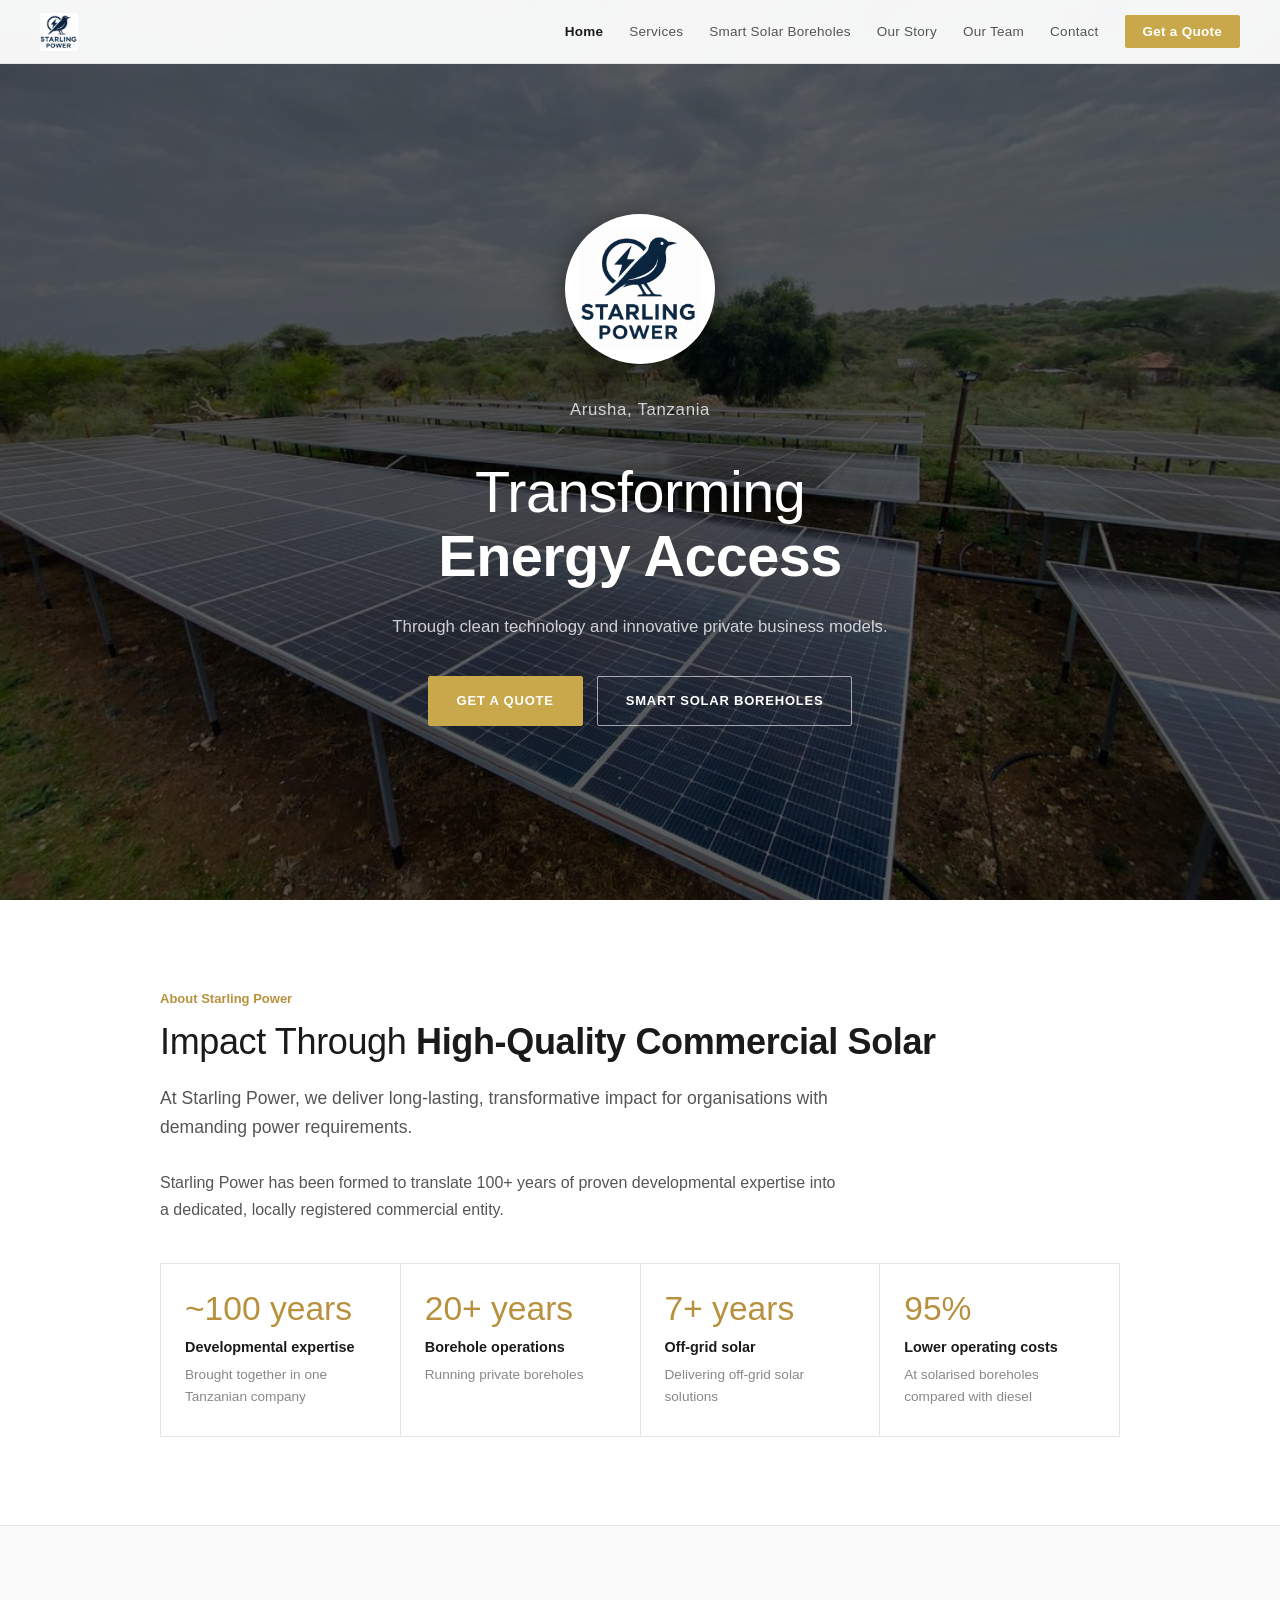
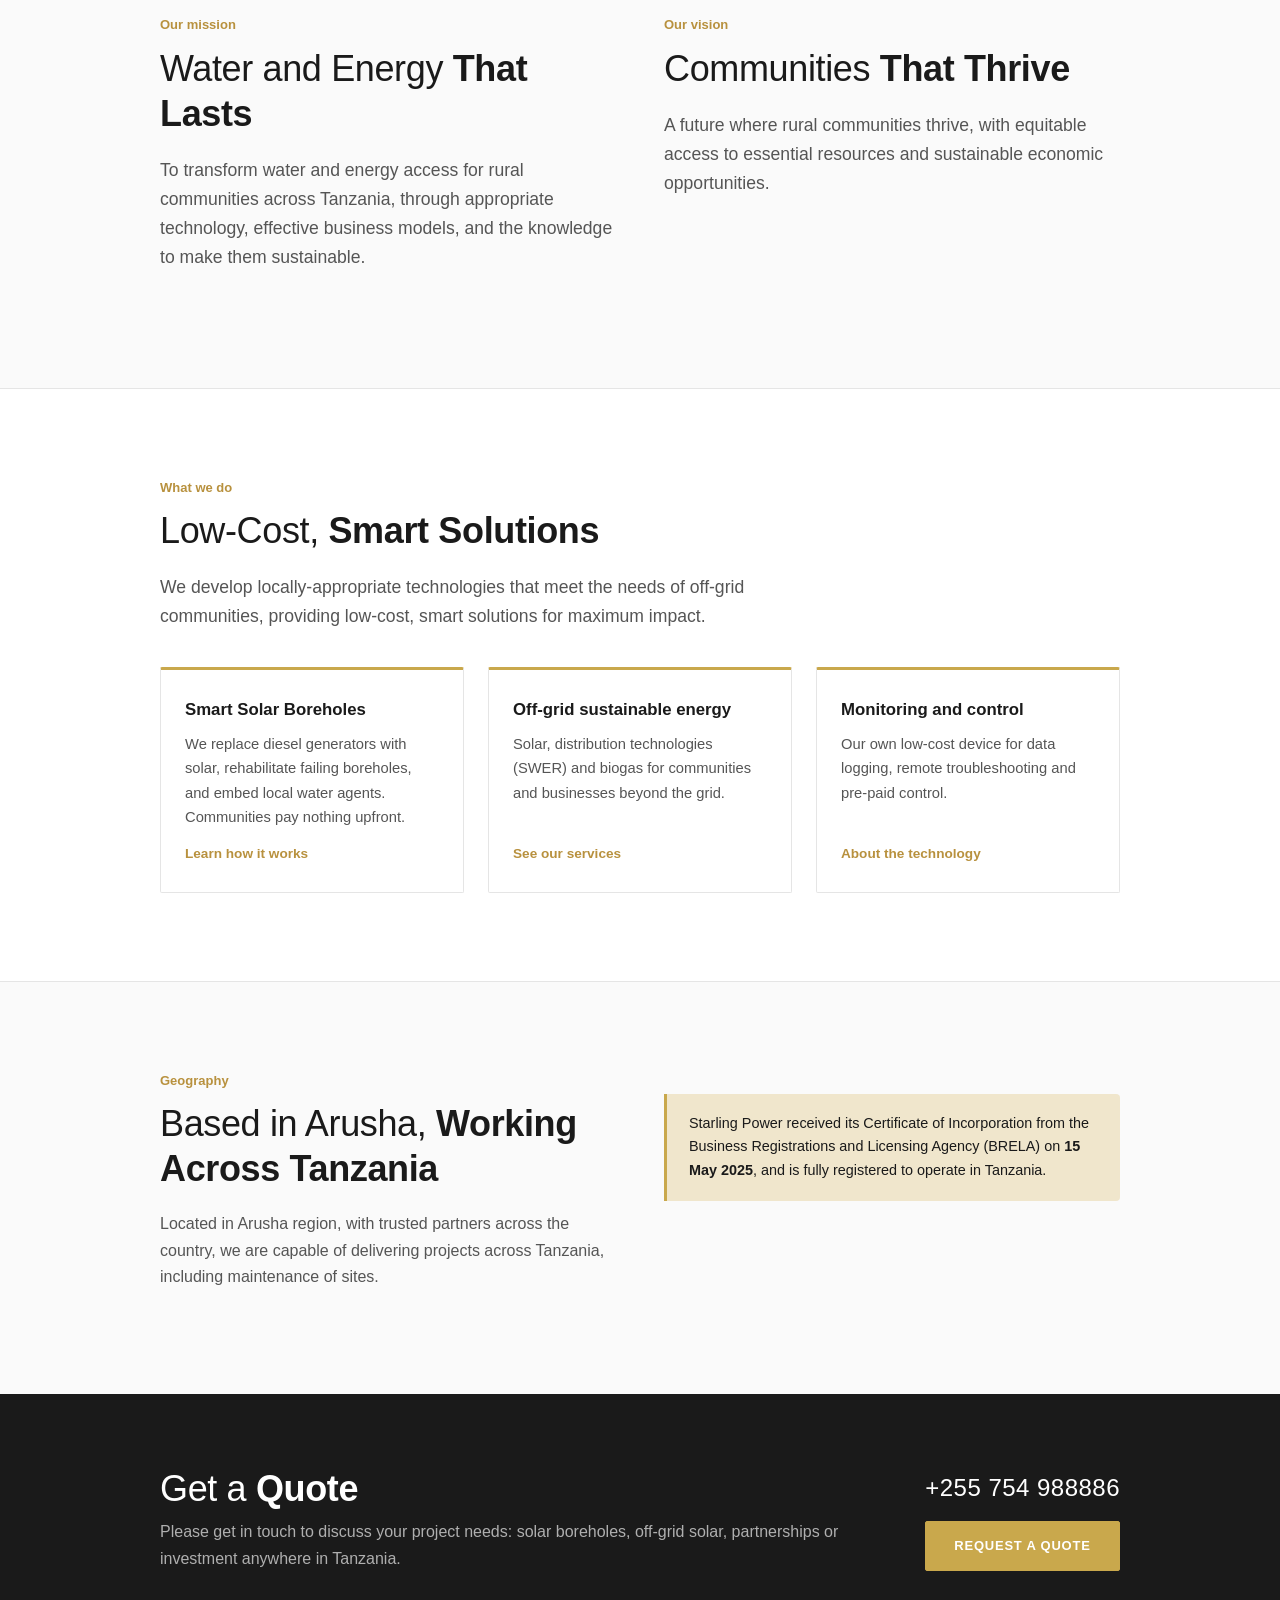
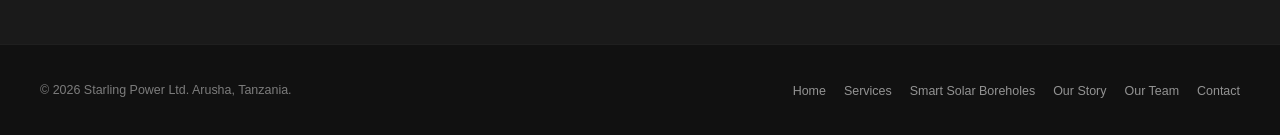
<file: index.html>
<!DOCTYPE html>
<html lang="en">
<head>
  <meta charset="utf-8">
  <meta name="viewport" content="width=device-width, initial-scale=1.0">
  <title>Starling Power Tanzania | Solar Boreholes and Off-Grid Energy, Arusha</title>
  <meta name="description" content="Starling Power is a Tanzanian company based in Arusha transforming water and energy access for rural communities, through solar boreholes, off-grid solar and low-cost monitoring technology.">
  <meta name="keywords" content="Starling Power, Starling Power Tanzania, solar borehole Tanzania, solar water pumping Tanzania, off-grid solar Tanzania, solar company Arusha, rural water access Tanzania, borehole monitoring">
  <meta name="robots" content="index, follow">
  <link rel="canonical" href="https://starlingpowertz.com/">
  <meta name="geo.region" content="TZ-01">
  <meta name="geo.placename" content="Arusha, Tanzania">
  <meta property="og:type" content="website">
  <meta property="og:site_name" content="Starling Power">
  <meta property="og:title" content="Starling Power Tanzania | Solar Boreholes and Off-Grid Energy, Arusha">
  <meta property="og:description" content="Starling Power is a Tanzanian company based in Arusha transforming water and energy access for rural communities, through solar boreholes, off-grid solar and low-cost monitoring technology.">
  <meta property="og:url" content="https://starlingpowertz.com/">
  <meta property="og:image" content="https://starlingpowertz.com/Solar%20panel.jpeg">
  <meta property="og:locale" content="en_GB">
  <meta name="twitter:card" content="summary_large_image">
  <link rel="icon" href="Starling Power logo.png" type="image/png">
  <link rel="stylesheet" href="styles.css">
  <script type="application/ld+json">
  {
    "@context": "https://schema.org",
    "@type": "LocalBusiness",
    "@id": "https://starlingpowertz.com/#business",
    "name": "Starling Power Ltd",
    "alternateName": ["Starling Power", "Starling Power Tanzania"],
    "description": "Tanzanian company based in Arusha transforming water and energy access for rural communities through solar boreholes, off-grid solar energy and low-cost monitoring and control technology.",
    "url": "https://starlingpowertz.com/",
    "logo": "https://starlingpowertz.com/Starling%20Power%20logo.png",
    "image": "https://starlingpowertz.com/Solar%20panel.jpeg",
    "telephone": "+255754988886",
    "email": "sales@starlingpowertz.com",
    "foundingDate": "2025-05-15",
    "address": { "@type": "PostalAddress", "addressLocality": "Arusha", "addressRegion": "Arusha", "addressCountry": "TZ" },
    "areaServed": { "@type": "Country", "name": "Tanzania" },
    "founder": [
      { "@type": "Person", "name": "Dr Bernie Jones", "jobTitle": "Co-founder and Managing Director" },
      { "@type": "Person", "name": "Osidai Saning'o", "jobTitle": "Co-founder and Managing Director" }
    ],
    "knowsAbout": ["Solar boreholes", "Solar water pumping", "Off-grid solar energy", "Biogas", "Remote monitoring and control", "Business model development", "Impact evaluation"],
    "hasOfferCatalog": {
      "@type": "OfferCatalog",
      "name": "Water and energy access services",
      "itemListElement": [
        { "@type": "Offer", "itemOffered": { "@type": "Service", "name": "Smart Solar Boreholes" } },
        { "@type": "Offer", "itemOffered": { "@type": "Service", "name": "Off-grid sustainable energy" } },
        { "@type": "Offer", "itemOffered": { "@type": "Service", "name": "Borehole monitoring and control technology" } },
        { "@type": "Offer", "itemOffered": { "@type": "Service", "name": "Business model development" } },
        { "@type": "Offer", "itemOffered": { "@type": "Service", "name": "Impact evaluation" } },
        { "@type": "Offer", "itemOffered": { "@type": "Service", "name": "Community training and capacity building" } }
      ]
    }
  }
  </script>
</head>
<body>

<header>
  <nav aria-label="Main navigation">
    <a href="index.html" class="nav-brand" aria-label="Starling Power home">
      <img src="Starling Power logo.png" alt="Starling Power logo">
    </a>
    <button class="nav-toggle" aria-label="Open menu" aria-expanded="false" aria-controls="nav-links">
      <span></span><span></span><span></span>
    </button>
    <ul class="nav-links" id="nav-links">
      <li><a href="index.html" aria-current="page">Home</a></li>
      <li><a href="services.html">Services</a></li>
      <li><a href="solar-boreholes.html">Smart Solar Boreholes</a></li>
      <li><a href="our-story.html">Our Story</a></li>
      <li><a href="team.html">Our Team</a></li>
      <li><a href="contact.html">Contact</a></li>
      <li><a href="contact.html" class="nav-quote">Get a Quote</a></li>
    </ul>
  </nav>
</header>

<main>

  <!-- ── HERO ── -->
  <section class="hero" aria-label="Introduction">
    <div class="hero-bg" role="img" aria-label="Solar panels installed by Starling Power in Tanzania"></div>
    <div class="hero-content">
      <div class="hero-logo-wrap">
        <img src="Starling Power logo.png" alt="Starling Power" class="hero-logo">
      </div>
      <p class="hero-place">Arusha, Tanzania</p>
      <h1>Transforming <span class="line-strong">Energy Access</span></h1>
      <p>Through clean technology and innovative private business models.</p>
      <div class="hero-ctas">
        <a href="contact.html" class="btn">Get a Quote</a>
        <a href="solar-boreholes.html" class="btn btn-ghost">Smart Solar Boreholes</a>
      </div>
    </div>
  </section>

  <!-- ── ABOUT ── -->
  <section id="about">
    <div class="container">
      <p class="section-label">About Starling Power</p>
      <h2>Impact Through <strong>High-Quality Commercial Solar</strong></h2>
      <p class="lead">At Starling Power, we deliver long-lasting, transformative impact for organisations with demanding power requirements.</p>
      <p>Starling Power has been formed to translate 100+ years of proven developmental expertise into a dedicated, locally registered commercial entity.</p>

      <div class="stats">
        <div class="stat">
          <div class="number">~100 years</div>
          <div class="label">Developmental expertise</div>
          <p>Brought together in one Tanzanian company</p>
        </div>
        <div class="stat">
          <div class="number">20+ years</div>
          <div class="label">Borehole operations</div>
          <p>Running private boreholes</p>
        </div>
        <div class="stat">
          <div class="number">7+ years</div>
          <div class="label">Off-grid solar</div>
          <p>Delivering off-grid solar solutions </p>
        </div>
        <div class="stat">
          <div class="number">95%</div>
          <div class="label">Lower operating costs</div>
          <p>At solarised boreholes compared with diesel</p>
        </div>
      </div>
    </div>
  </section>

  <hr class="divider">

  <!-- ── MISSION AND VISION ── -->
  <section id="mission" class="tint">
    <div class="container two-col">
      <div>
        <p class="section-label">Our mission</p>
        <h2>Water and Energy <strong>That Lasts</strong></h2>
        <p class="lead">To transform water and energy access for rural communities across Tanzania, through appropriate technology, effective business models, and the knowledge to make them sustainable.</p>
      </div>
      <div>
        <p class="section-label">Our vision</p>
        <h2>Communities <strong>That Thrive</strong></h2>
        <p class="lead">A future where rural communities thrive, with equitable access to essential resources and sustainable economic opportunities.</p>
      </div>
    </div>
  </section>

  <hr class="divider">

  <!-- ── WHAT WE DO ── -->
  <section id="what-we-do">
    <div class="container">
      <p class="section-label">What we do</p>
      <h2>Low-Cost, <strong>Smart Solutions</strong></h2>
      <p class="lead">We develop locally-appropriate technologies that meet the needs of off-grid communities, providing low-cost, smart solutions for maximum impact.</p>
      <div class="grid-3">
        <div class="card">
          <h3>Smart Solar Boreholes</h3>
          <p>We replace diesel generators with solar, rehabilitate failing boreholes, and embed local water agents. Communities pay nothing upfront.</p>
          <a href="solar-boreholes.html" class="text-link">Learn how it works</a>
        </div>
        <div class="card">
          <h3>Off-grid sustainable energy</h3>
          <p>Solar, distribution technologies (SWER) and biogas for communities and businesses beyond the grid.</p>
          <a href="services.html" class="text-link">See our services</a>
        </div>
        <div class="card">
          <h3>Monitoring and control</h3>
          <p>Our own low-cost device for data logging, remote troubleshooting and pre-paid control.</p>
          <a href="solar-boreholes.html#monitoring" class="text-link">About the technology</a>
        </div>
      </div>
    </div>
  </section>

  <hr class="divider">

  <!-- ── GEOGRAPHY ── -->
  <section id="geography" class="tint">
    <div class="container two-col">
      <div>
        <p class="section-label">Geography</p>
        <h2>Based in Arusha, <strong>Working Across Tanzania</strong></h2>
        <p>Located in Arusha region, with trusted partners across the country, we are capable of delivering projects across Tanzania, including maintenance of sites.</p>
      </div>
      <div>
        <div class="legal-block">
          <p>Starling Power received its Certificate of Incorporation from the Business Registrations and Licensing Agency (BRELA) on <strong>15 May 2025</strong>, and is fully registered to operate in Tanzania.</p>
        </div>
      </div>
    </div>
  </section>

  <!-- ── QUOTE BAND ── -->
  <section class="contact">
    <div class="container">
      <div>
        <h2>Get a <strong>Quote</strong></h2>
        <p>Please get in touch to discuss your project needs: solar boreholes, off-grid solar, partnerships or investment anywhere in Tanzania.</p>
      </div>
      <div class="contact-actions">
        <a href="tel:+255754988886" class="contact-phone">+255 754 988886</a>
        <a href="contact.html" class="btn">Request a Quote</a>
      </div>
    </div>
  </section>

</main>

<footer>
  <span class="footer-note">&copy; 2026 Starling Power Ltd. Arusha, Tanzania.</span>
  <ul class="footer-links">
    <li><a href="index.html">Home</a></li>
    <li><a href="services.html">Services</a></li>
    <li><a href="solar-boreholes.html">Smart Solar Boreholes</a></li>
    <li><a href="our-story.html">Our Story</a></li>
    <li><a href="team.html">Our Team</a></li>
    <li><a href="contact.html">Contact</a></li>
  </ul>
</footer>

<script>
  // Mobile menu toggle
  (function () {
    var btn = document.querySelector('.nav-toggle');
    var links = document.getElementById('nav-links');
    btn.addEventListener('click', function () {
      var open = links.classList.toggle('open');
      btn.setAttribute('aria-expanded', open ? 'true' : 'false');
    });
  })();
</script>

</body>
</html>
</file>
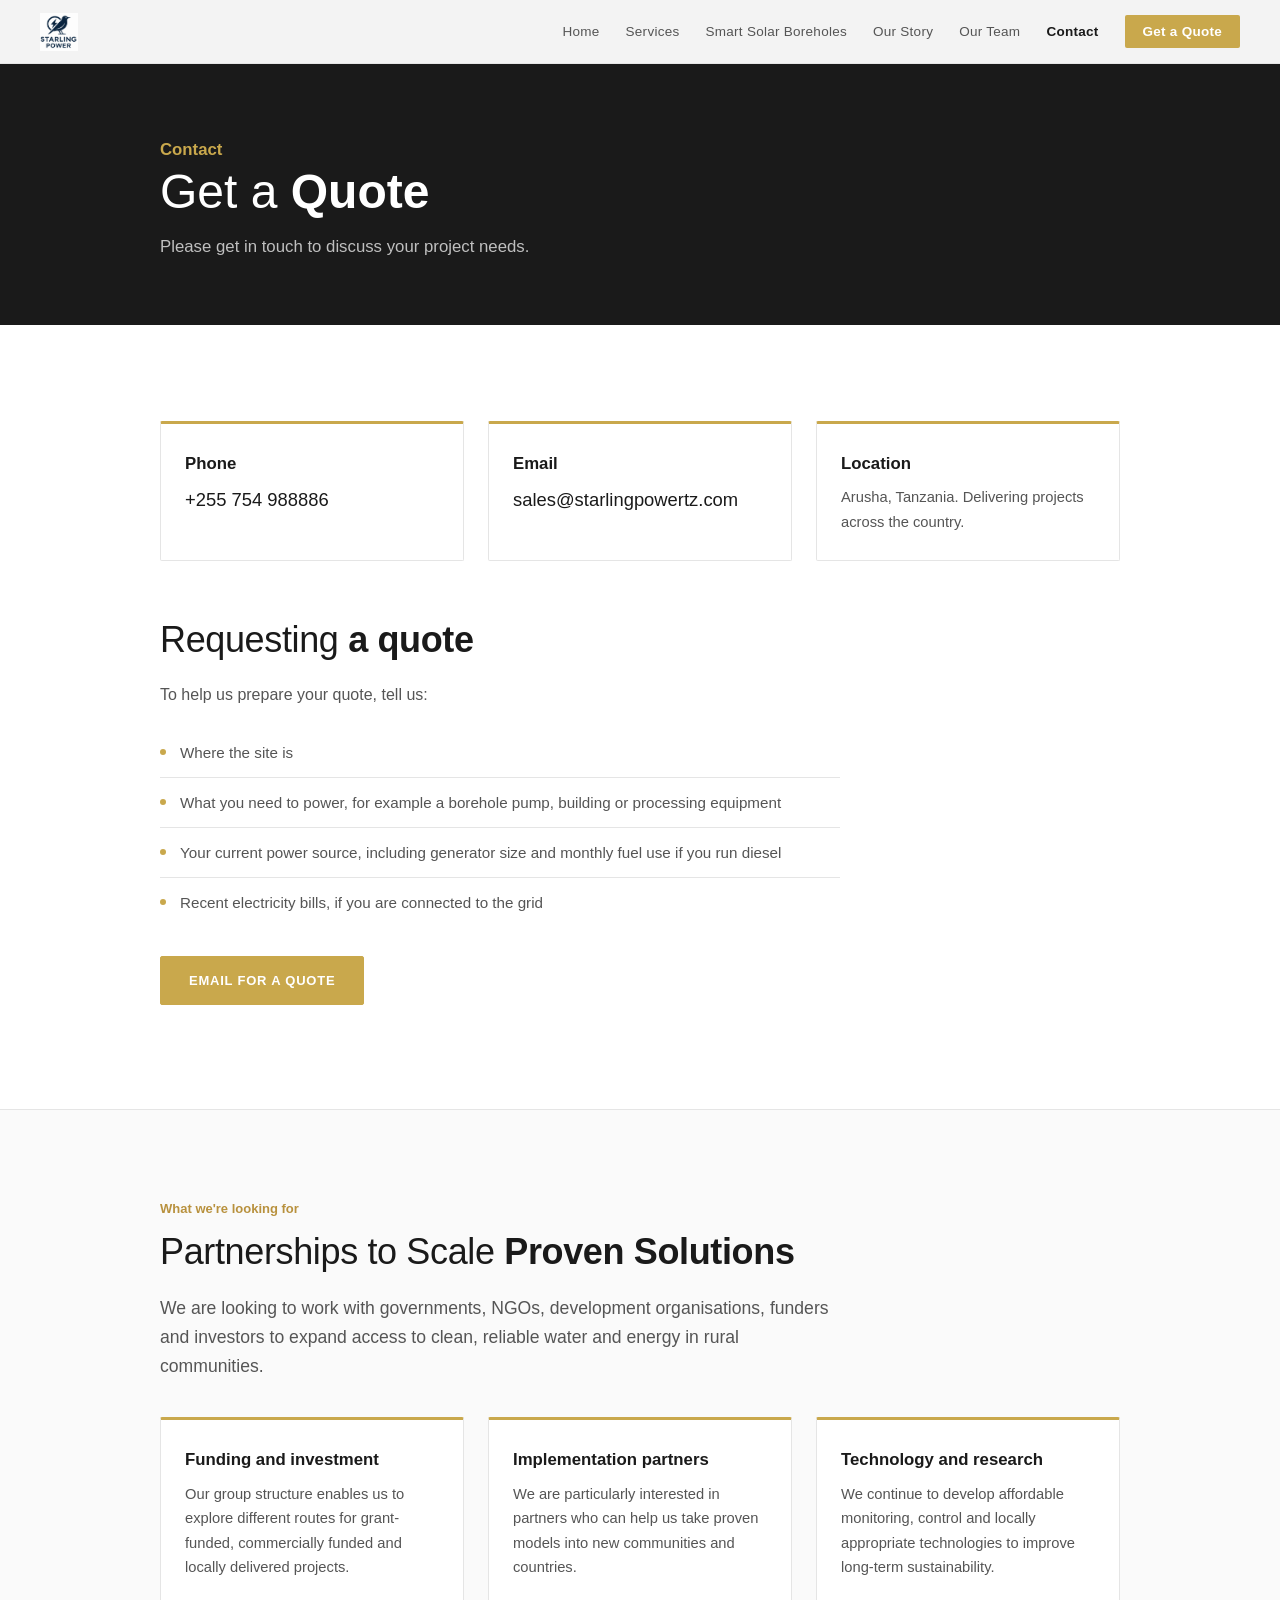
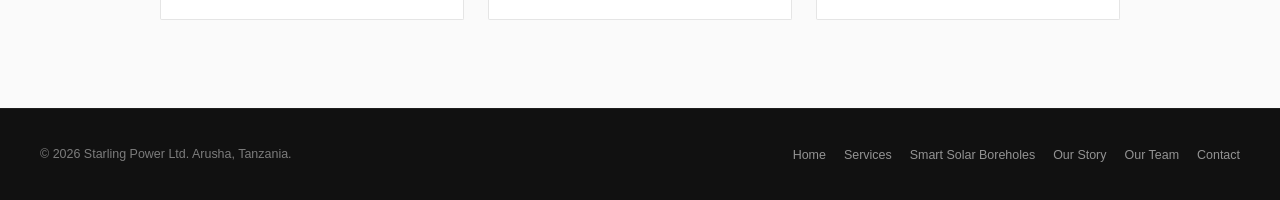
<file: contact.html>
<!DOCTYPE html>
<html lang="en">
<head>
  <meta charset="utf-8">
  <meta name="viewport" content="width=device-width, initial-scale=1.0">
  <title>Contact Starling Power | Get a Quote in Tanzania</title>
  <meta name="description" content="Contact Starling Power in Arusha about solar boreholes, off-grid solar, partnerships or investment in Tanzania. Call +255 754 988886.">
  <meta name="robots" content="index, follow">
  <link rel="canonical" href="https://starlingpowertz.com/contact.html">
  <meta name="geo.region" content="TZ-01">
  <meta name="geo.placename" content="Arusha, Tanzania">
  <meta property="og:type" content="website">
  <meta property="og:site_name" content="Starling Power">
  <meta property="og:title" content="Contact Starling Power | Get a Quote in Tanzania">
  <meta property="og:description" content="Contact Starling Power in Arusha about solar boreholes, off-grid solar, partnerships or investment in Tanzania. Call +255 754 988886.">
  <meta property="og:url" content="https://starlingpowertz.com/contact.html">
  <meta property="og:image" content="https://starlingpowertz.com/Solar%20panel.jpeg">
  <meta property="og:locale" content="en_GB">
  <meta name="twitter:card" content="summary_large_image">
  <link rel="icon" href="Starling Power logo.png" type="image/png">
  <link rel="stylesheet" href="styles.css">
</head>
<body>

<header>
  <nav aria-label="Main navigation">
    <a href="index.html" class="nav-brand" aria-label="Starling Power home">
      <img src="Starling Power logo.png" alt="Starling Power logo">
    </a>
    <button class="nav-toggle" aria-label="Open menu" aria-expanded="false" aria-controls="nav-links">
      <span></span><span></span><span></span>
    </button>
    <ul class="nav-links" id="nav-links">
      <li><a href="index.html">Home</a></li>
      <li><a href="services.html">Services</a></li>
      <li><a href="solar-boreholes.html">Smart Solar Boreholes</a></li>
      <li><a href="our-story.html">Our Story</a></li>
      <li><a href="team.html">Our Team</a></li>
      <li><a href="contact.html" aria-current="page">Contact</a></li>
      <li><a href="contact.html" class="nav-quote">Get a Quote</a></li>
    </ul>
  </nav>
</header>

<main>

  <section class="page-intro">
    <div class="container">
      <p class="section-label">Contact</p>
      <h1>Get a <strong>Quote</strong></h1>
      <p>Please get in touch to discuss your project needs.</p>
    </div>
  </section>

  <section>
    <div class="container">
      <div class="contact-details">
        <div class="card">
          <h3>Phone</h3>
          <a href="tel:+255754988886">+255 754 988886</a>
        </div>
        <div class="card">
          <h3>Email</h3>
          <a href="mailto:sales@starlingpowertz.com?subject=Enquiry%20for%20Starling%20Power">sales@starlingpowertz.com</a>
        </div>
        <div class="card">
          <h3>Location</h3>
          <p style="margin:0;">Arusha, Tanzania. Delivering projects across the country.</p>
        </div>
      </div>

      <h2 style="margin-top:56px;">Requesting <strong>a quote</strong></h2>
      <p>To help us prepare your quote, tell us:</p>
      <ul class="bullet-list">
        <li>Where the site is</li>
        <li>What you need to power, for example a borehole pump, building or processing equipment</li>
        <li>Your current power source, including generator size and monthly fuel use if you run diesel</li>
        <li>Recent electricity bills, if you are connected to the grid</li>
      </ul>
      <p style="margin-top:28px;"><a href="mailto:sales@starlingpowertz.com?subject=Solar%20quote%20request" class="btn" style="color:#fff;text-decoration:none;">Email for a Quote</a></p>
    </div>
  </section>

  <hr class="divider">

  <section id="work-with-us" class="tint">
    <div class="container">
      <p class="section-label">What we're looking for</p>
      <h2>Partnerships to Scale <strong>Proven Solutions</strong></h2>
      <p class="lead">We are looking to work with governments, NGOs, development organisations, funders and investors to expand access to clean, reliable water and energy in rural communities.</p>
      <div class="grid-3">
        <div class="card">
          <h3>Funding and investment</h3>
          <p>Our group structure enables us to explore different routes for grant-funded, commercially funded and locally delivered projects.</p>
        </div>
        <div class="card">
          <h3>Implementation partners</h3>
          <p>We are particularly interested in partners who can help us take proven models into new communities and countries.</p>
        </div>
        <div class="card">
          <h3>Technology and research</h3>
          <p>We continue to develop affordable monitoring, control and locally appropriate technologies to improve long-term sustainability.</p>
        </div>
      </div>
    </div>
  </section>

</main>

<footer>
  <span class="footer-note">&copy; 2026 Starling Power Ltd. Arusha, Tanzania.</span>
  <ul class="footer-links">
    <li><a href="index.html">Home</a></li>
    <li><a href="services.html">Services</a></li>
    <li><a href="solar-boreholes.html">Smart Solar Boreholes</a></li>
    <li><a href="our-story.html">Our Story</a></li>
    <li><a href="team.html">Our Team</a></li>
    <li><a href="contact.html">Contact</a></li>
  </ul>
</footer>

<script>
  // Mobile menu toggle
  (function () {
    var btn = document.querySelector('.nav-toggle');
    var links = document.getElementById('nav-links');
    btn.addEventListener('click', function () {
      var open = links.classList.toggle('open');
      btn.setAttribute('aria-expanded', open ? 'true' : 'false');
    });
  })();
</script>

</body>
</html>
</file>
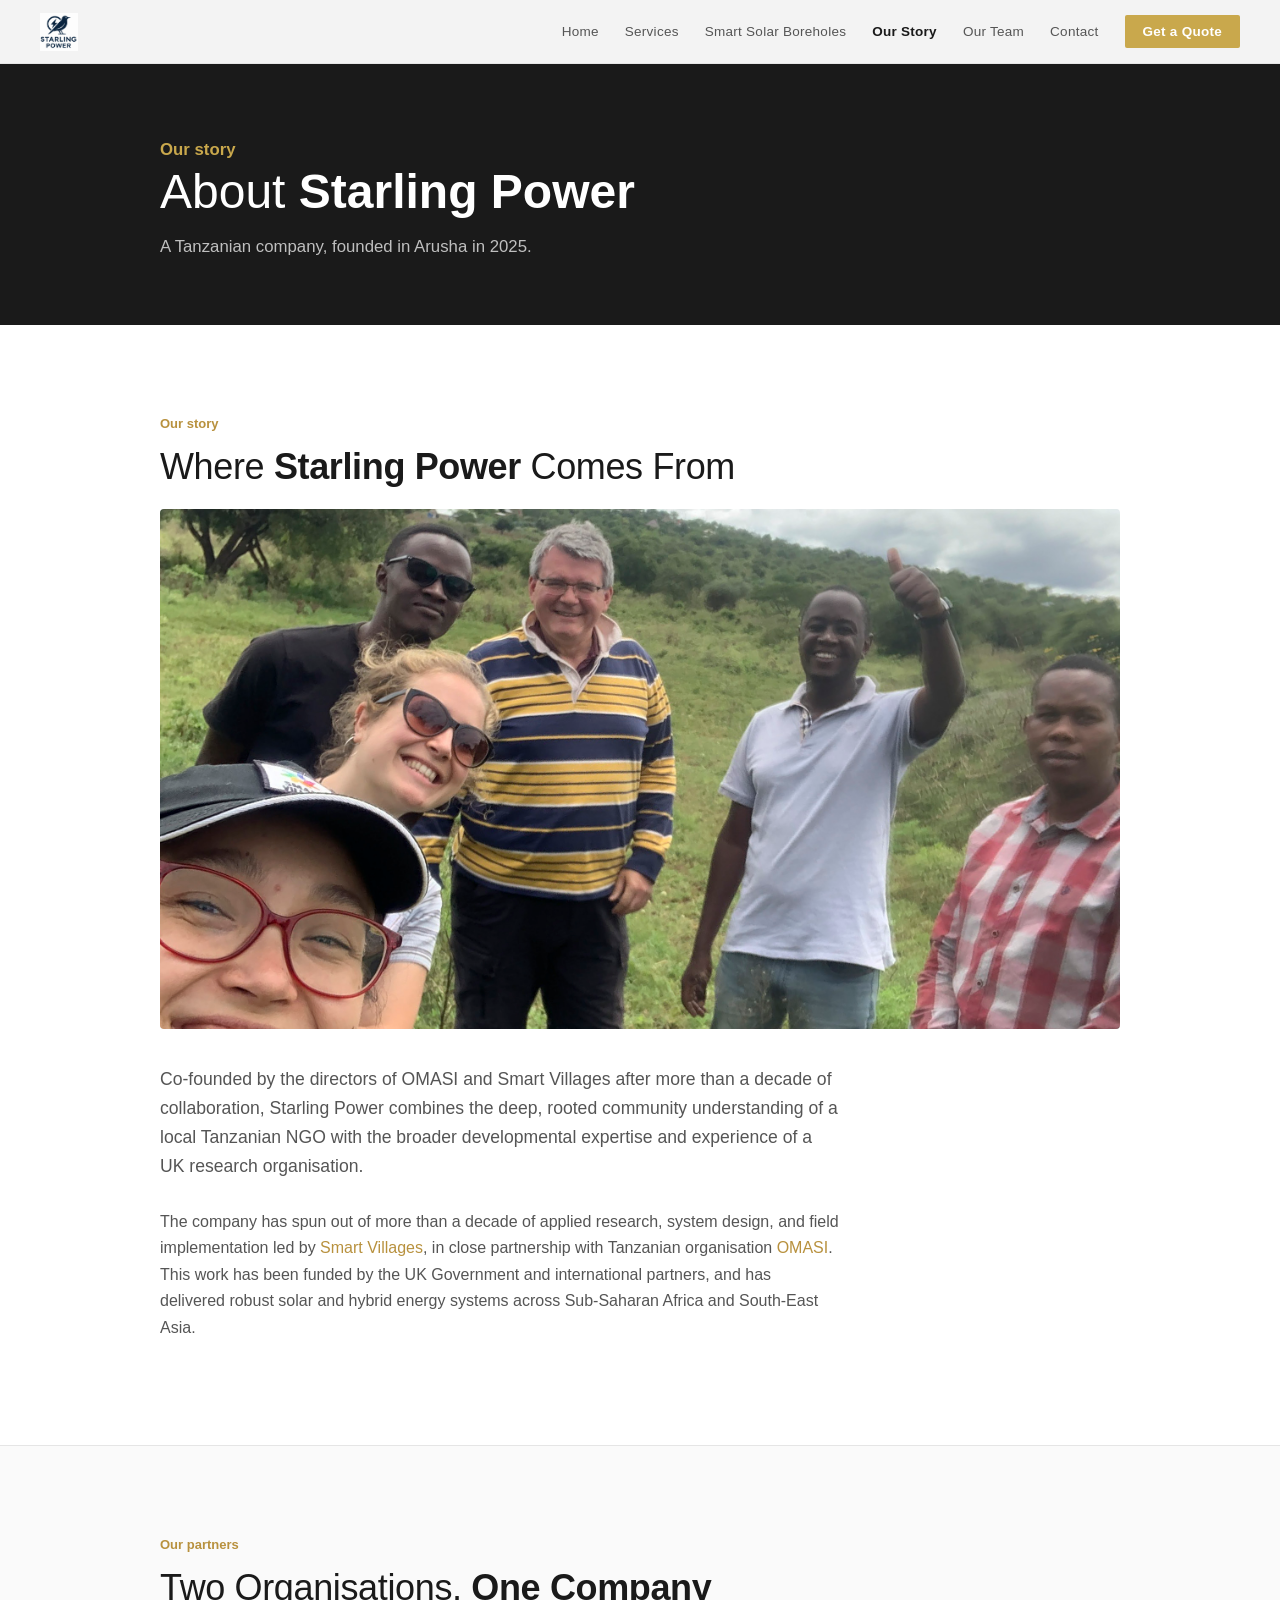
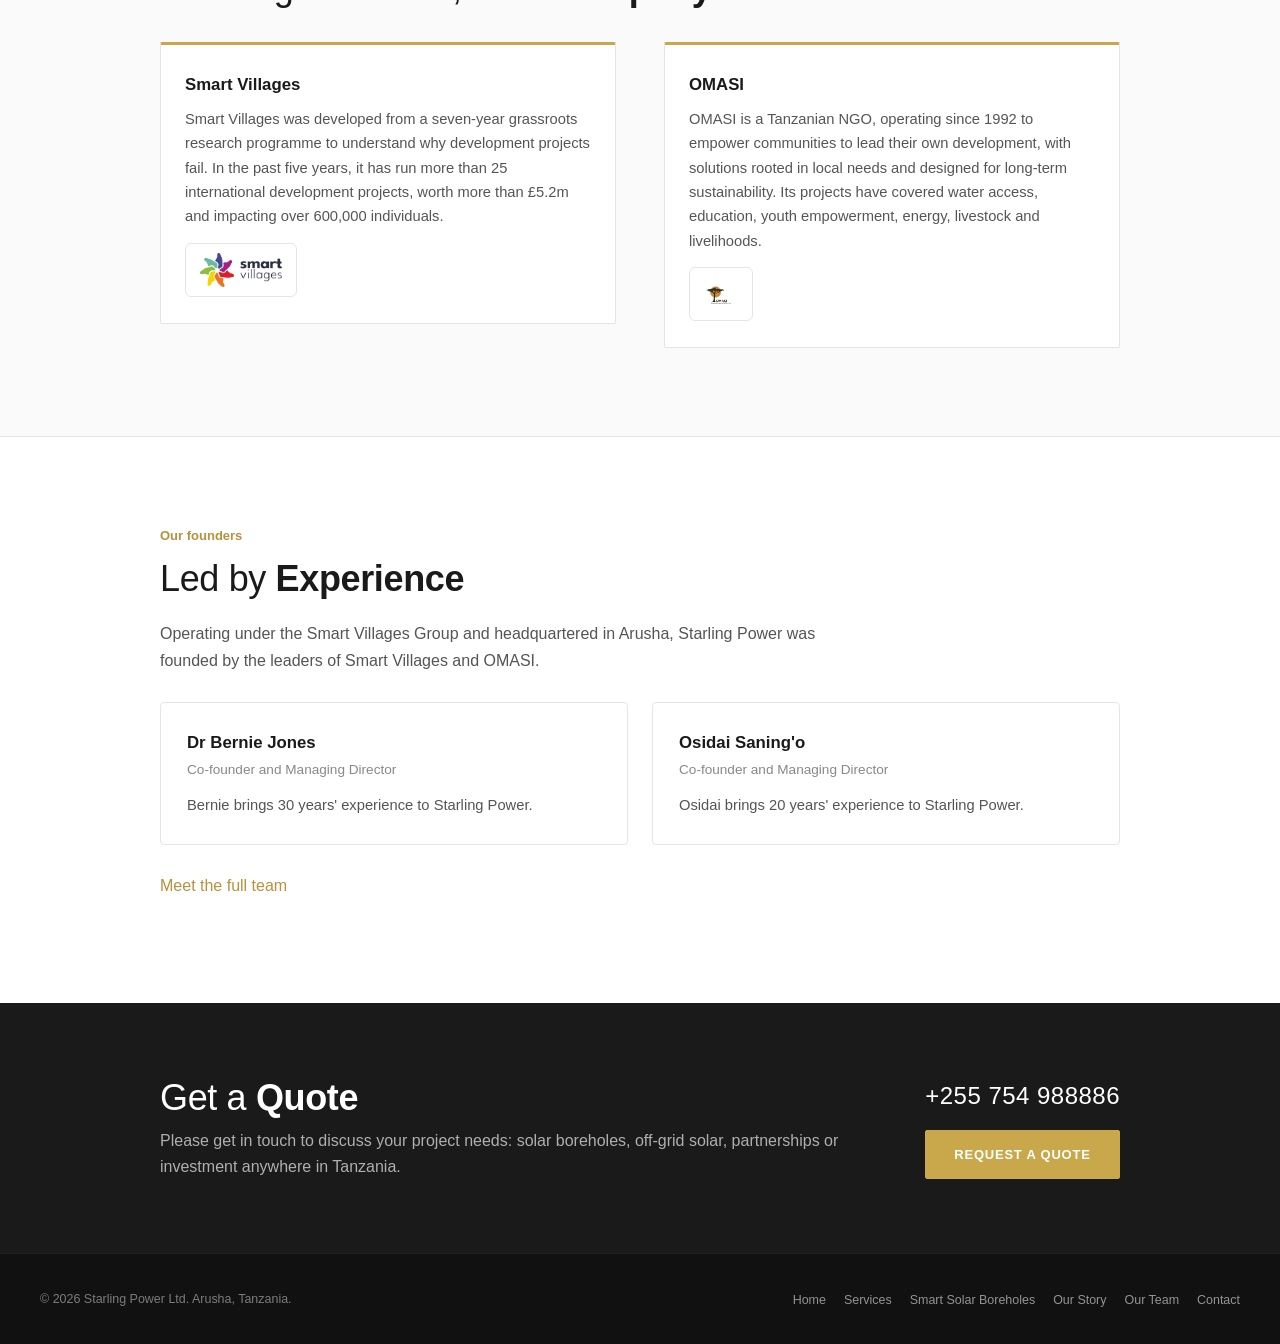
<file: our-story.html>
<!DOCTYPE html>
<html lang="en">
<head>
  <meta charset="utf-8">
  <meta name="viewport" content="width=device-width, initial-scale=1.0">
  <title>Our Story | Starling Power Tanzania</title>
  <meta name="description" content="How Starling Power was co-founded by the directors of OMASI and Smart Villages after more than a decade of collaboration in Tanzania.">
  <meta name="robots" content="index, follow">
  <link rel="canonical" href="https://starlingpowertz.com/our-story.html">
  <meta name="geo.region" content="TZ-01">
  <meta name="geo.placename" content="Arusha, Tanzania">
  <meta property="og:type" content="website">
  <meta property="og:site_name" content="Starling Power">
  <meta property="og:title" content="Our Story | Starling Power Tanzania">
  <meta property="og:description" content="How Starling Power was co-founded by the directors of OMASI and Smart Villages after more than a decade of collaboration in Tanzania.">
  <meta property="og:url" content="https://starlingpowertz.com/our-story.html">
  <meta property="og:image" content="https://starlingpowertz.com/Solar%20panel.jpeg">
  <meta property="og:locale" content="en_GB">
  <meta name="twitter:card" content="summary_large_image">
  <link rel="icon" href="Starling Power logo.png" type="image/png">
  <link rel="stylesheet" href="styles.css">
</head>
<body>

<header>
  <nav aria-label="Main navigation">
    <a href="index.html" class="nav-brand" aria-label="Starling Power home">
      <img src="Starling Power logo.png" alt="Starling Power logo">
    </a>
    <button class="nav-toggle" aria-label="Open menu" aria-expanded="false" aria-controls="nav-links">
      <span></span><span></span><span></span>
    </button>
    <ul class="nav-links" id="nav-links">
      <li><a href="index.html">Home</a></li>
      <li><a href="services.html">Services</a></li>
      <li><a href="solar-boreholes.html">Smart Solar Boreholes</a></li>
      <li><a href="our-story.html" aria-current="page">Our Story</a></li>
      <li><a href="team.html">Our Team</a></li>
      <li><a href="contact.html">Contact</a></li>
      <li><a href="contact.html" class="nav-quote">Get a Quote</a></li>
    </ul>
  </nav>
</header>

<main>

  <section class="page-intro">
    <div class="container">
      <p class="section-label">Our story</p>
      <h1>About <strong>Starling Power</strong></h1>
      <p>A Tanzanian company, founded in Arusha in 2025.</p>
    </div>
  </section>

  <section id="our-story">
    <div class="container">
      <p class="section-label">Our story</p>
      <h2>Where <strong>Starling Power</strong> Comes From</h2>

      <img src="Bernie_and_Osidai.JPG" alt="Starling Power co-founders Dr Bernie Jones and Osidai Saning'o in Arusha, Tanzania" class="story-photo" loading="lazy">

      <p class="lead">Co-founded by the directors of OMASI and Smart Villages after more than a decade of collaboration, Starling Power combines the deep, rooted community understanding of a local Tanzanian NGO with the broader developmental expertise and experience of a UK research organisation.</p>
      <p>The company has spun out of more than a decade of applied research, system design, and field implementation led by <a href="https://e4sv.org/" target="_blank" rel="noopener">Smart Villages</a>, in close partnership with Tanzanian organisation <a href="https://orkonerei.tz/" target="_blank" rel="noopener">OMASI</a>. This work has been funded by the UK Government and international partners, and has delivered robust solar and hybrid energy systems across Sub-Saharan Africa and South-East Asia.</p>
    </div>
  </section>

  <hr class="divider">

  <section id="partners" class="tint">
    <div class="container">
      <p class="section-label">Our partners</p>
      <h2>Two Organisations, <strong>One Company</strong></h2>
      <div class="two-col" style="margin-top:32px;">
        <div class="card">
          <h3>Smart Villages</h3>
          <p>Smart Villages was developed from a seven-year grassroots research programme to understand why development projects fail. In the past five years, it has run more than 25 international development projects, worth more than £5.2m and impacting over 600,000 individuals.</p>
          <a href="https://e4sv.org/" target="_blank" rel="noopener" class="partner-logo-pill" style="align-self:flex-start;margin-top:auto;">
            <img src="SV logo.jpg" alt="Smart Villages logo">
          </a>
        </div>
        <div class="card">
          <h3>OMASI</h3>
          <p>OMASI is a Tanzanian NGO, operating since 1992 to empower communities to lead their own development, with solutions rooted in local needs and designed for long-term sustainability. Its projects have covered water access, education, youth empowerment, energy, livestock and livelihoods.</p>
          <a href="https://orkonerei.tz/" target="_blank" rel="noopener" class="partner-logo-pill" style="align-self:flex-start;margin-top:auto;">
            <img src="OMASI logo.png" alt="OMASI logo">
          </a>
        </div>
      </div>
    </div>
  </section>

  <hr class="divider">

  <section id="founders">
    <div class="container">
      <p class="section-label">Our founders</p>
      <h2>Led by <strong>Experience</strong></h2>
      <p>Operating under the Smart Villages Group and headquartered in Arusha, Starling Power was founded by the leaders of Smart Villages and OMASI.</p>
      <div class="founders">
        <div class="founder-card">
          <div class="name">Dr Bernie Jones</div>
          <div class="role">Co-founder and Managing Director</div>
          <p>Bernie brings 30 years' experience to Starling Power.</p>
        </div>
        <div class="founder-card">
          <div class="name">Osidai Saning'o</div>
          <div class="role">Co-founder and Managing Director</div>
          <p>Osidai brings 20 years' experience to Starling Power.</p>
        </div>
      </div>
      <p style="margin-top:28px;"><a href="team.html">Meet the full team</a></p>
    </div>
  </section>

  <!-- ── QUOTE BAND ── -->
  <section class="contact">
    <div class="container">
      <div>
        <h2>Get a <strong>Quote</strong></h2>
        <p>Please get in touch to discuss your project needs: solar boreholes, off-grid solar, partnerships or investment anywhere in Tanzania.</p>
      </div>
      <div class="contact-actions">
        <a href="tel:+255754988886" class="contact-phone">+255 754 988886</a>
        <a href="contact.html" class="btn">Request a Quote</a>
      </div>
    </div>
  </section>

</main>

<footer>
  <span class="footer-note">&copy; 2026 Starling Power Ltd. Arusha, Tanzania.</span>
  <ul class="footer-links">
    <li><a href="index.html">Home</a></li>
    <li><a href="services.html">Services</a></li>
    <li><a href="solar-boreholes.html">Smart Solar Boreholes</a></li>
    <li><a href="our-story.html">Our Story</a></li>
    <li><a href="team.html">Our Team</a></li>
    <li><a href="contact.html">Contact</a></li>
  </ul>
</footer>

<script>
  // Mobile menu toggle
  (function () {
    var btn = document.querySelector('.nav-toggle');
    var links = document.getElementById('nav-links');
    btn.addEventListener('click', function () {
      var open = links.classList.toggle('open');
      btn.setAttribute('aria-expanded', open ? 'true' : 'false');
    });
  })();
</script>

</body>
</html>
</file>
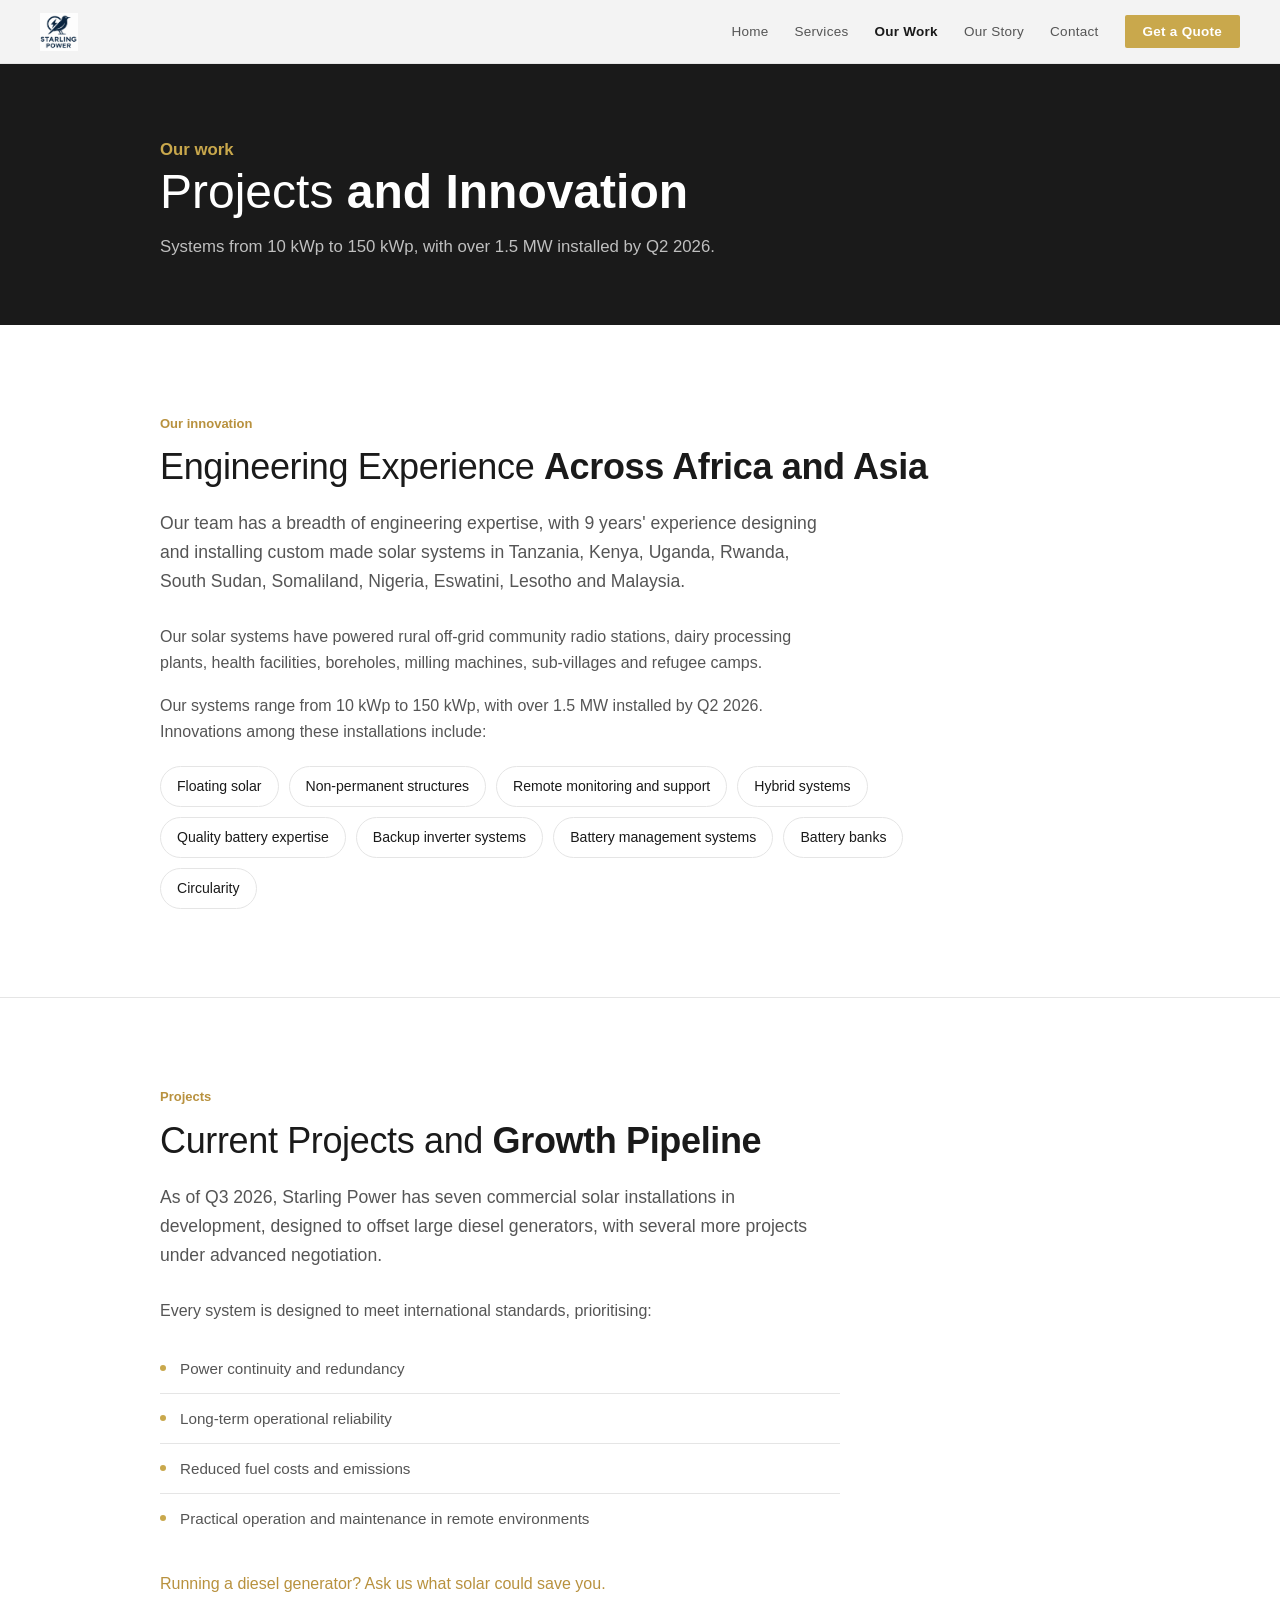
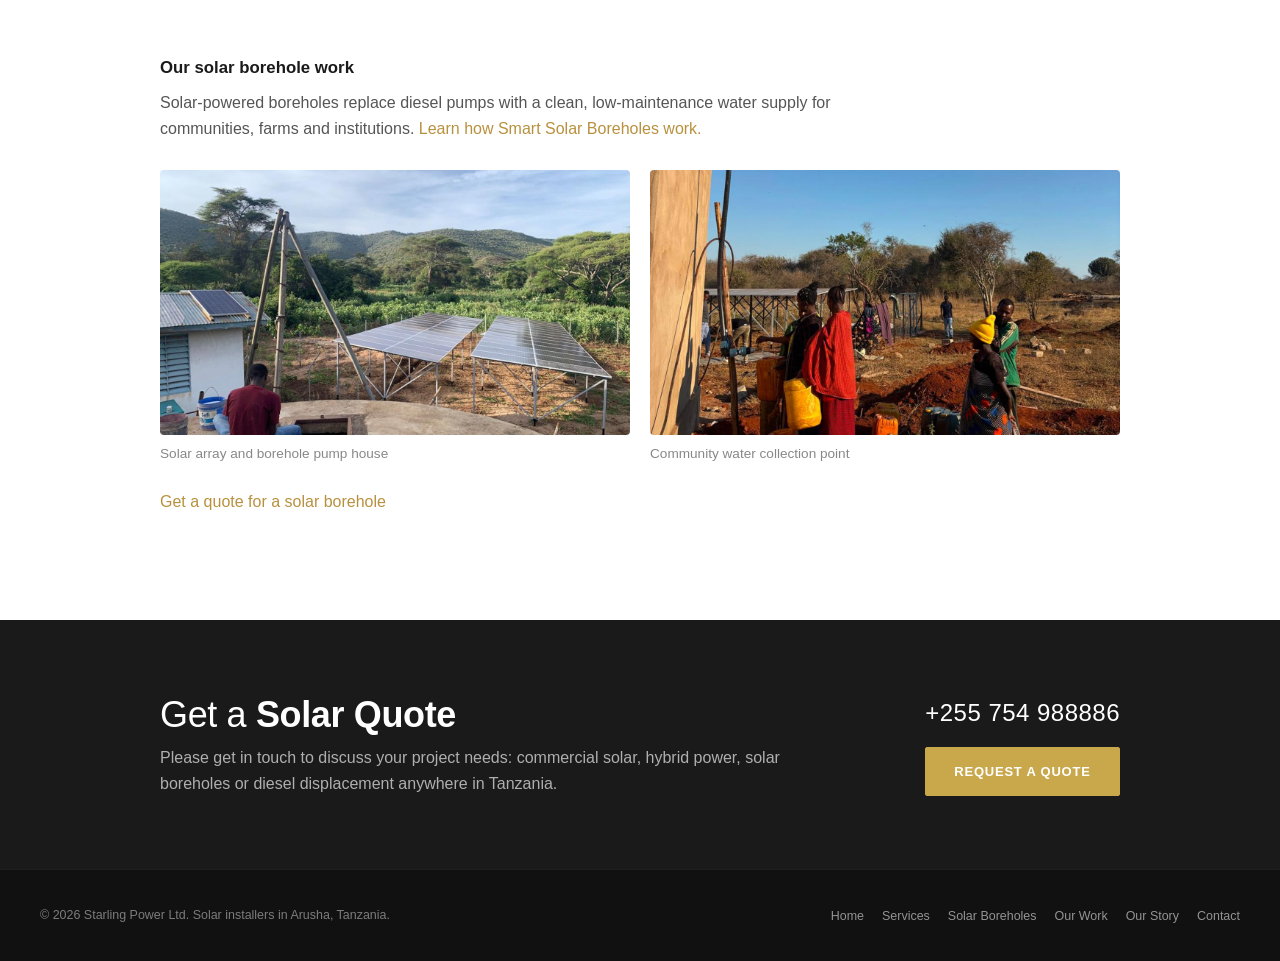
<file: our-work.html>
<!DOCTYPE html>
<html lang="en">
<head>
  <meta charset="utf-8">
  <meta name="viewport" content="width=device-width, initial-scale=1.0">
  <title>Our Work | Solar Boreholes and Hybrid Systems in Tanzania | Starling Power</title>
  <meta name="description" content="Solar boreholes, hybrid and battery systems from 10 to 150 kWp, with over 1.5 MW installed. See Starling Power projects and innovations in Tanzania.">
  <meta name="robots" content="index, follow">
  <link rel="canonical" href="https://starlingpowertz.com/our-work.html">
  <meta name="geo.region" content="TZ-01">
  <meta name="geo.placename" content="Arusha, Tanzania">
  <meta property="og:type" content="website">
  <meta property="og:site_name" content="Starling Power">
  <meta property="og:title" content="Our Work | Solar Boreholes and Hybrid Systems in Tanzania | Starling Power">
  <meta property="og:description" content="Solar boreholes, hybrid and battery systems from 10 to 150 kWp, with over 1.5 MW installed. See Starling Power projects and innovations in Tanzania.">
  <meta property="og:url" content="https://starlingpowertz.com/our-work.html">
  <meta property="og:image" content="https://starlingpowertz.com/Solar%20panel.jpeg">
  <meta property="og:locale" content="en_GB">
  <meta name="twitter:card" content="summary_large_image">
  <link rel="icon" href="Starling Power logo.png" type="image/png">
  <link rel="stylesheet" href="styles.css">
</head>
<body>

<header>
  <nav aria-label="Main navigation">
    <a href="index.html" class="nav-brand" aria-label="Starling Power home">
      <img src="Starling Power logo.png" alt="Starling Power logo">
    </a>
    <button class="nav-toggle" aria-label="Open menu" aria-expanded="false" aria-controls="nav-links">
      <span></span><span></span><span></span>
    </button>
    <ul class="nav-links" id="nav-links">
      <li><a href="index.html">Home</a></li>
      <li><a href="services.html">Services</a></li>
      <li><a href="our-work.html" aria-current="page">Our Work</a></li>
      <li><a href="our-story.html">Our Story</a></li>
      <li><a href="contact.html">Contact</a></li>
      <li><a href="contact.html" class="nav-quote">Get a Quote</a></li>
    </ul>
  </nav>
</header>

<main>

  <section class="page-intro">
    <div class="container">
      <p class="section-label">Our work</p>
      <h1>Projects <strong>and Innovation</strong></h1>
      <p>Systems from 10 kWp to 150 kWp, with over 1.5 MW installed by Q2 2026.</p>
    </div>
  </section>

  <!-- ── INNOVATION / OUR WORK ── -->
  <section id="innovation">
    <div class="container">
      <p class="section-label">Our innovation</p>
      <h2>Engineering Experience <strong>Across Africa and Asia</strong></h2>
      <p class="lead">Our team has a breadth of engineering expertise, with 9 years' experience designing and installing custom made solar systems in Tanzania, Kenya, Uganda, Rwanda, South Sudan, Somaliland, Nigeria, Eswatini, Lesotho and Malaysia.</p>
      <p>Our solar systems have powered rural off-grid community radio stations, dairy processing plants, health facilities, boreholes, milling machines, sub-villages and refugee camps.</p>
      <p>Our systems range from 10 kWp to 150 kWp, with over 1.5 MW installed by Q2 2026. Innovations among these installations include:</p>

      <ul class="tags">
        <li>Floating solar</li>
        <li>Non-permanent structures</li>
        <li>Remote monitoring and support</li>
        <li>Hybrid systems</li>
        <li>Quality battery expertise</li>
        <li>Backup inverter systems</li>
        <li>Battery management systems</li>
        <li>Battery banks</li>
        <li>Circularity</li>
      </ul>
    </div>
  </section>
  <hr class="divider">

  <!-- ── PROJECTS ── -->
  <section id="projects">
    <div class="container">
      <p class="section-label">Projects</p>
      <h2>Current Projects and <strong>Growth Pipeline</strong></h2>
      <p class="lead">As of Q3 2026, Starling Power has seven commercial solar installations in development, designed to offset large diesel generators, with several more projects under advanced negotiation.</p>
      <p>Every system is designed to meet international standards, prioritising:</p>
      <ul class="bullet-list">
        <li>Power continuity and redundancy</li>
        <li>Long-term operational reliability</li>
        <li>Reduced fuel costs and emissions</li>
        <li>Practical operation and maintenance in remote environments</li>
      </ul>
      <p style="margin-top:28px;"><a href="contact.html">Running a diesel generator? Ask us what solar could save you.</a></p>

      <h3 id="borehole-work" style="margin-top:56px;">Our solar borehole work</h3>
      <p>Solar-powered boreholes replace diesel pumps with a clean, low-maintenance water supply for communities, farms and institutions. <a href="solar-boreholes.html">Learn how Smart Solar Boreholes work.</a></p>
      <div class="gallery">
        <figure>
          <img src="SmartSolarBoreholes.jpg" alt="Ground-mounted solar array powering a borehole pump in rural Tanzania" loading="lazy">
          <figcaption>Solar array and borehole pump house</figcaption>
        </figure>
        <figure>
          <img src="Smartsolarboreholes2.png" alt="Community members collecting water from a solar-powered borehole in Tanzania" loading="lazy">
          <figcaption>Community water collection point</figcaption>
        </figure>
      </div>
      <p style="margin-top:24px;"><a href="contact.html">Get a quote for a solar borehole</a></p>
    </div>
  </section>

  <!-- ── QUOTE BAND ── -->
  <section class="contact">
    <div class="container">
      <div>
        <h2>Get a <strong>Solar Quote</strong></h2>
        <p>Please get in touch to discuss your project needs: commercial solar, hybrid power, solar boreholes or diesel displacement anywhere in Tanzania.</p>
      </div>
      <div class="contact-actions">
        <a href="tel:+255754988886" class="contact-phone">+255 754 988886</a>
        <a href="contact.html" class="btn">Request a Quote</a>
      </div>
    </div>
  </section>

</main>

<footer>
  <span class="footer-note">&copy; 2026 Starling Power Ltd. Solar installers in Arusha, Tanzania.</span>
  <ul class="footer-links">
    <li><a href="index.html">Home</a></li>
    <li><a href="services.html">Services</a></li>
    <li><a href="solar-boreholes.html">Solar Boreholes</a></li>
    <li><a href="our-work.html">Our Work</a></li>
    <li><a href="our-story.html">Our Story</a></li>
    <li><a href="contact.html">Contact</a></li>
  </ul>
</footer>

<script>
  // Mobile menu toggle
  (function () {
    var btn = document.querySelector('.nav-toggle');
    var links = document.getElementById('nav-links');
    btn.addEventListener('click', function () {
      var open = links.classList.toggle('open');
      btn.setAttribute('aria-expanded', open ? 'true' : 'false');
    });
  })();
</script>

</body>
</html>
</file>
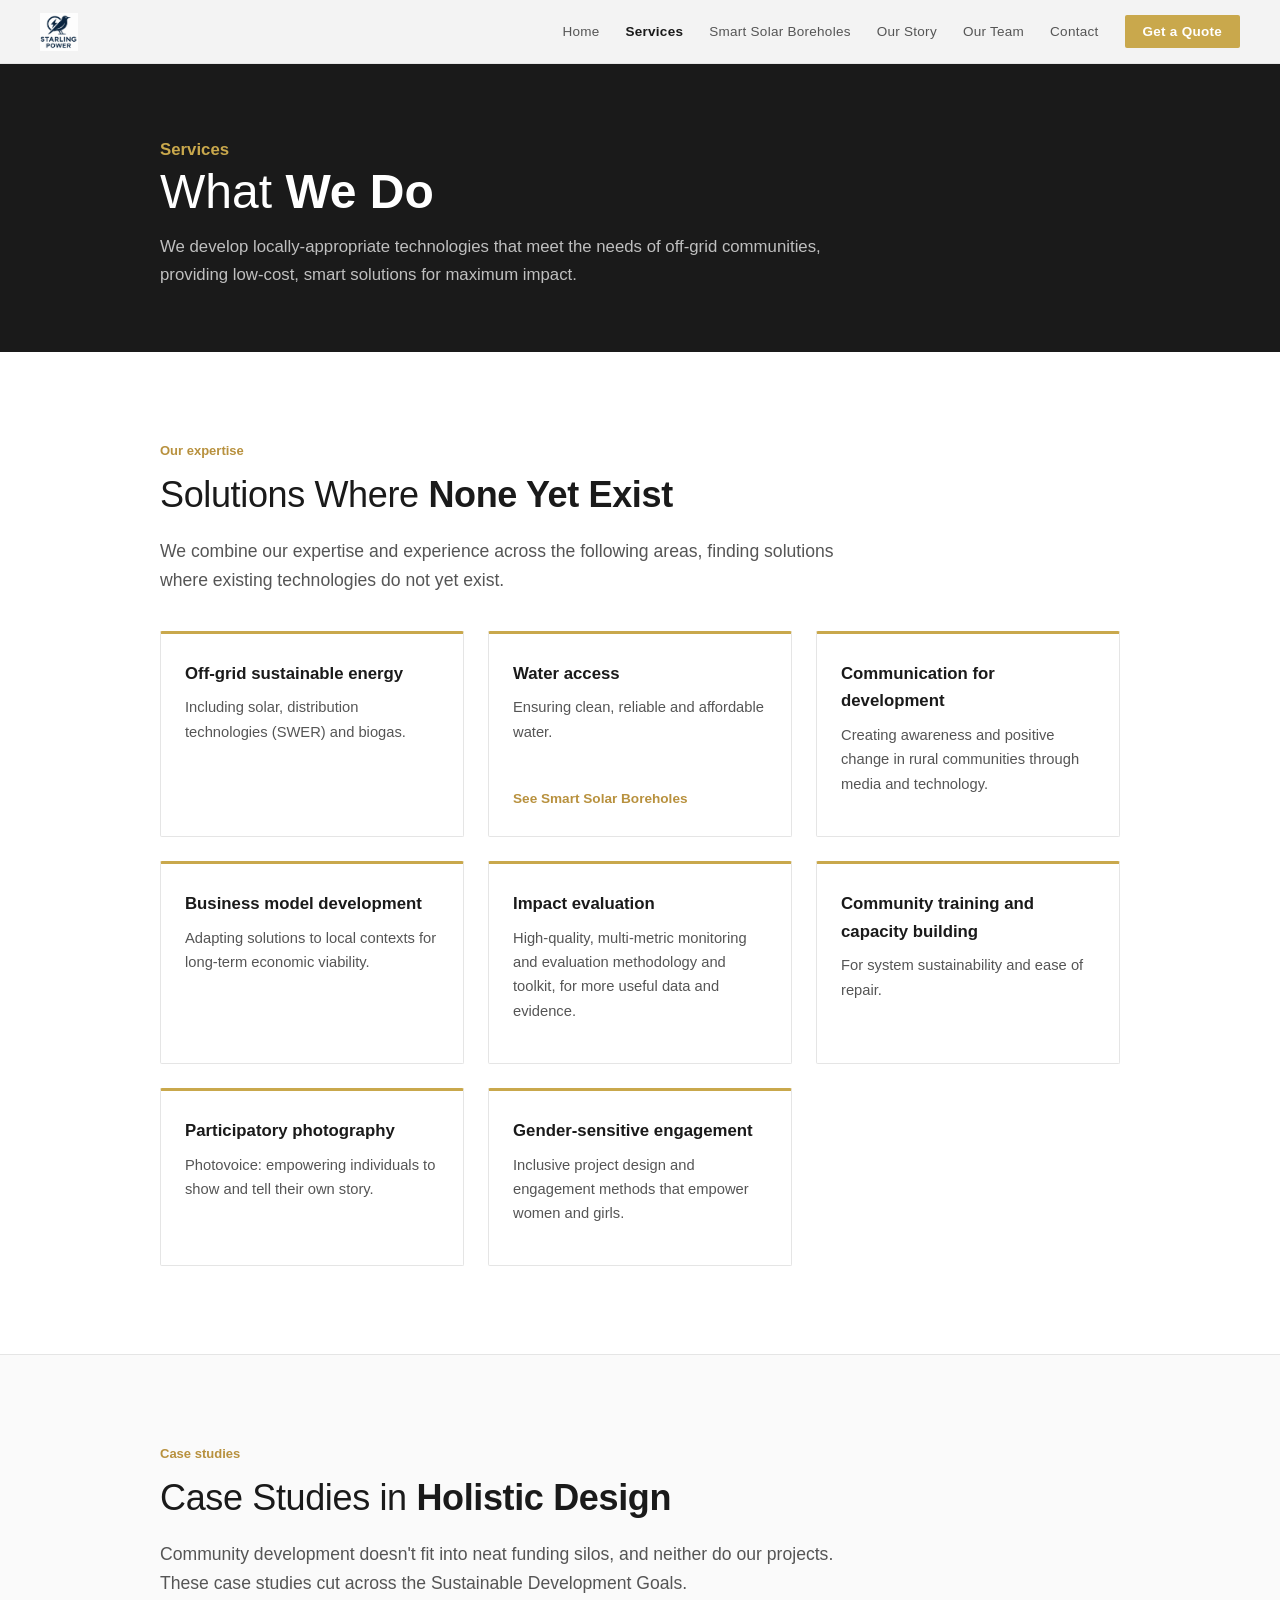
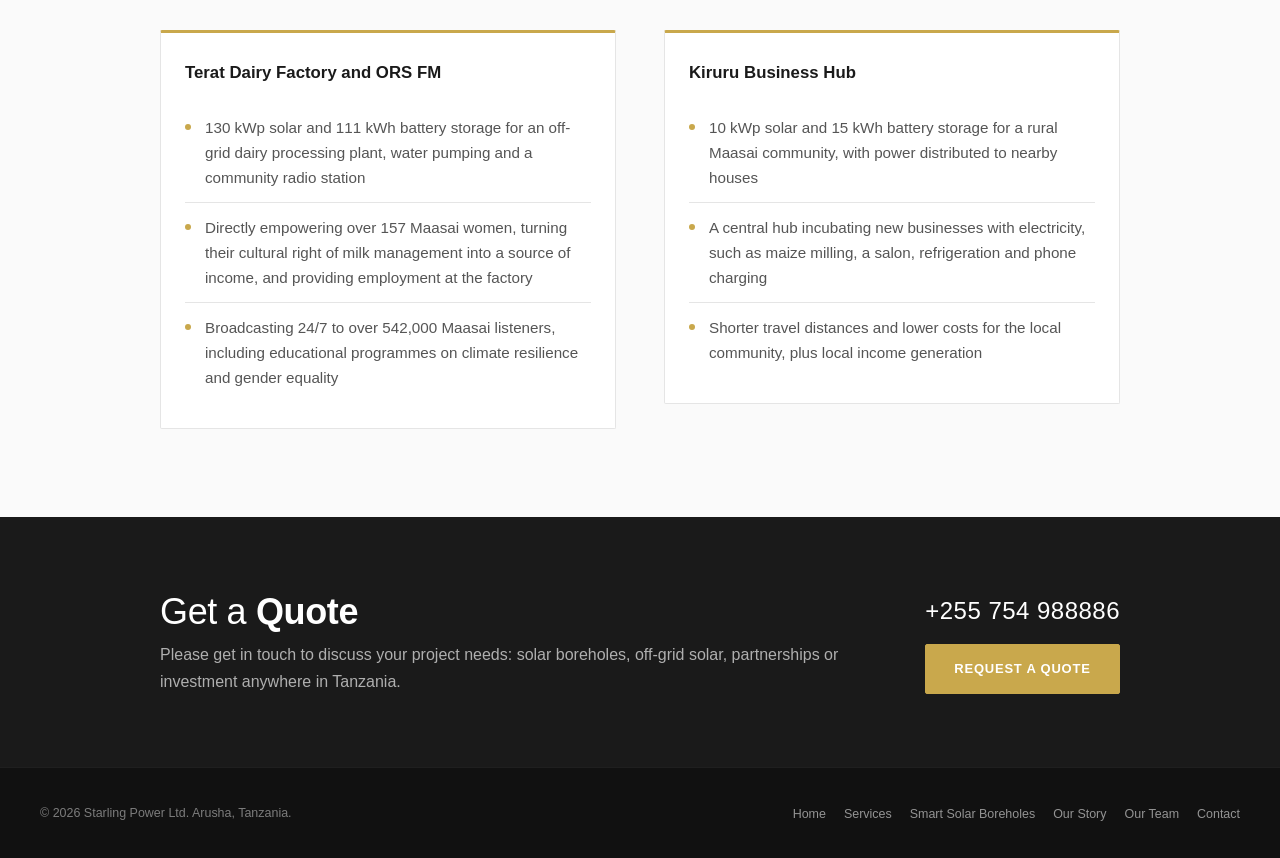
<file: services.html>
<!DOCTYPE html>
<html lang="en">
<head>
  <meta charset="utf-8">
  <meta name="viewport" content="width=device-width, initial-scale=1.0">
  <title>Services | Off-Grid Energy, Water Access and Monitoring in Tanzania | Starling Power</title>
  <meta name="description" content="Off-grid solar, SWER and biogas, solar water access, monitoring and evaluation, business model development and community training for rural Tanzania. Case studies from Terat and Kiruru.">
  <meta name="robots" content="index, follow">
  <link rel="canonical" href="https://starlingpowertz.com/services.html">
  <meta name="geo.region" content="TZ-01">
  <meta name="geo.placename" content="Arusha, Tanzania">
  <meta property="og:type" content="website">
  <meta property="og:site_name" content="Starling Power">
  <meta property="og:title" content="Services | Off-Grid Energy, Water Access and Monitoring in Tanzania | Starling Power">
  <meta property="og:description" content="Off-grid solar, SWER and biogas, solar water access, monitoring and evaluation, business model development and community training for rural Tanzania. Case studies from Terat and Kiruru.">
  <meta property="og:url" content="https://starlingpowertz.com/services.html">
  <meta property="og:image" content="https://starlingpowertz.com/Solar%20panel.jpeg">
  <meta property="og:locale" content="en_GB">
  <meta name="twitter:card" content="summary_large_image">
  <link rel="icon" href="Starling Power logo.png" type="image/png">
  <link rel="stylesheet" href="styles.css">
</head>
<body>

<header>
  <nav aria-label="Main navigation">
    <a href="index.html" class="nav-brand" aria-label="Starling Power home">
      <img src="Starling Power logo.png" alt="Starling Power logo">
    </a>
    <button class="nav-toggle" aria-label="Open menu" aria-expanded="false" aria-controls="nav-links">
      <span></span><span></span><span></span>
    </button>
    <ul class="nav-links" id="nav-links">
      <li><a href="index.html">Home</a></li>
      <li><a href="services.html" aria-current="page">Services</a></li>
      <li><a href="solar-boreholes.html">Smart Solar Boreholes</a></li>
      <li><a href="our-story.html">Our Story</a></li>
      <li><a href="team.html">Our Team</a></li>
      <li><a href="contact.html">Contact</a></li>
      <li><a href="contact.html" class="nav-quote">Get a Quote</a></li>
    </ul>
  </nav>
</header>

<main>

  <section class="page-intro">
    <div class="container">
      <p class="section-label">Services</p>
      <h1>What <strong>We Do</strong></h1>
      <p>We develop locally-appropriate technologies that meet the needs of off-grid communities, providing low-cost, smart solutions for maximum impact.</p>
    </div>
  </section>

  <section id="expertise">
    <div class="container">
      <p class="section-label">Our expertise</p>
      <h2>Solutions Where <strong>None Yet Exist</strong></h2>
      <p class="lead">We combine our expertise and experience across the following areas, finding solutions where existing technologies do not yet exist.</p>
      <div class="grid-3">
        <div class="card">
          <h3>Off-grid sustainable energy</h3>
          <p>Including solar, distribution technologies (SWER) and biogas.</p>
        </div>
        <div class="card">
          <h3>Water access</h3>
          <p>Ensuring clean, reliable and affordable water.</p>
          <a href="solar-boreholes.html" class="text-link">See Smart Solar Boreholes</a>
        </div>
        <div class="card">
          <h3>Communication for development</h3>
          <p>Creating awareness and positive change in rural communities through media and technology.</p>
        </div>
        <div class="card">
          <h3>Business model development</h3>
          <p>Adapting solutions to local contexts for long-term economic viability.</p>
        </div>
        <div class="card">
          <h3>Impact evaluation</h3>
          <p>High-quality, multi-metric monitoring and evaluation methodology and toolkit, for more useful data and evidence.</p>
        </div>
        <div class="card">
          <h3>Community training and capacity building</h3>
          <p>For system sustainability and ease of repair.</p>
        </div>
        <div class="card">
          <h3>Participatory photography</h3>
          <p>Photovoice: empowering individuals to show and tell their own story.</p>
        </div>
        <div class="card">
          <h3>Gender-sensitive engagement</h3>
          <p>Inclusive project design and engagement methods that empower women and girls.</p>
        </div>
      </div>
    </div>
  </section>

  <hr class="divider">

  <section id="case-studies" class="tint">
    <div class="container">
      <p class="section-label">Case studies</p>
      <h2>Case Studies in <strong>Holistic Design</strong></h2>
      <p class="lead">Community development doesn't fit into neat funding silos, and neither do our projects. These case studies cut across the Sustainable Development Goals.</p>
      <div class="two-col" style="margin-top:32px;">
        <div class="card">
          <h3>Terat Dairy Factory and ORS FM</h3>
          <ul class="bullet-list" style="margin-top:8px;">
            <li>130 kWp solar and 111 kWh battery storage for an off-grid dairy processing plant, water pumping and a community radio station</li>
            <li>Directly empowering over 157 Maasai women, turning their cultural right of milk management into a source of income, and providing employment at the factory</li>
            <li>Broadcasting 24/7 to over 542,000 Maasai listeners, including educational programmes on climate resilience and gender equality</li>
          </ul>
        </div>
        <div class="card">
          <h3>Kiruru Business Hub</h3>
          <ul class="bullet-list" style="margin-top:8px;">
            <li>10 kWp solar and 15 kWh battery storage for a rural Maasai community, with power distributed to nearby houses</li>
            <li>A central hub incubating new businesses with electricity, such as maize milling, a salon, refrigeration and phone charging</li>
            <li>Shorter travel distances and lower costs for the local community, plus local income generation</li>
          </ul>
        </div>
      </div>
    </div>
  </section>

  <!-- ── QUOTE BAND ── -->
  <section class="contact">
    <div class="container">
      <div>
        <h2>Get a <strong>Quote</strong></h2>
        <p>Please get in touch to discuss your project needs: solar boreholes, off-grid solar, partnerships or investment anywhere in Tanzania.</p>
      </div>
      <div class="contact-actions">
        <a href="tel:+255754988886" class="contact-phone">+255 754 988886</a>
        <a href="contact.html" class="btn">Request a Quote</a>
      </div>
    </div>
  </section>

</main>

<footer>
  <span class="footer-note">&copy; 2026 Starling Power Ltd. Arusha, Tanzania.</span>
  <ul class="footer-links">
    <li><a href="index.html">Home</a></li>
    <li><a href="services.html">Services</a></li>
    <li><a href="solar-boreholes.html">Smart Solar Boreholes</a></li>
    <li><a href="our-story.html">Our Story</a></li>
    <li><a href="team.html">Our Team</a></li>
    <li><a href="contact.html">Contact</a></li>
  </ul>
</footer>

<script>
  // Mobile menu toggle
  (function () {
    var btn = document.querySelector('.nav-toggle');
    var links = document.getElementById('nav-links');
    btn.addEventListener('click', function () {
      var open = links.classList.toggle('open');
      btn.setAttribute('aria-expanded', open ? 'true' : 'false');
    });
  })();
</script>

</body>
</html>
</file>
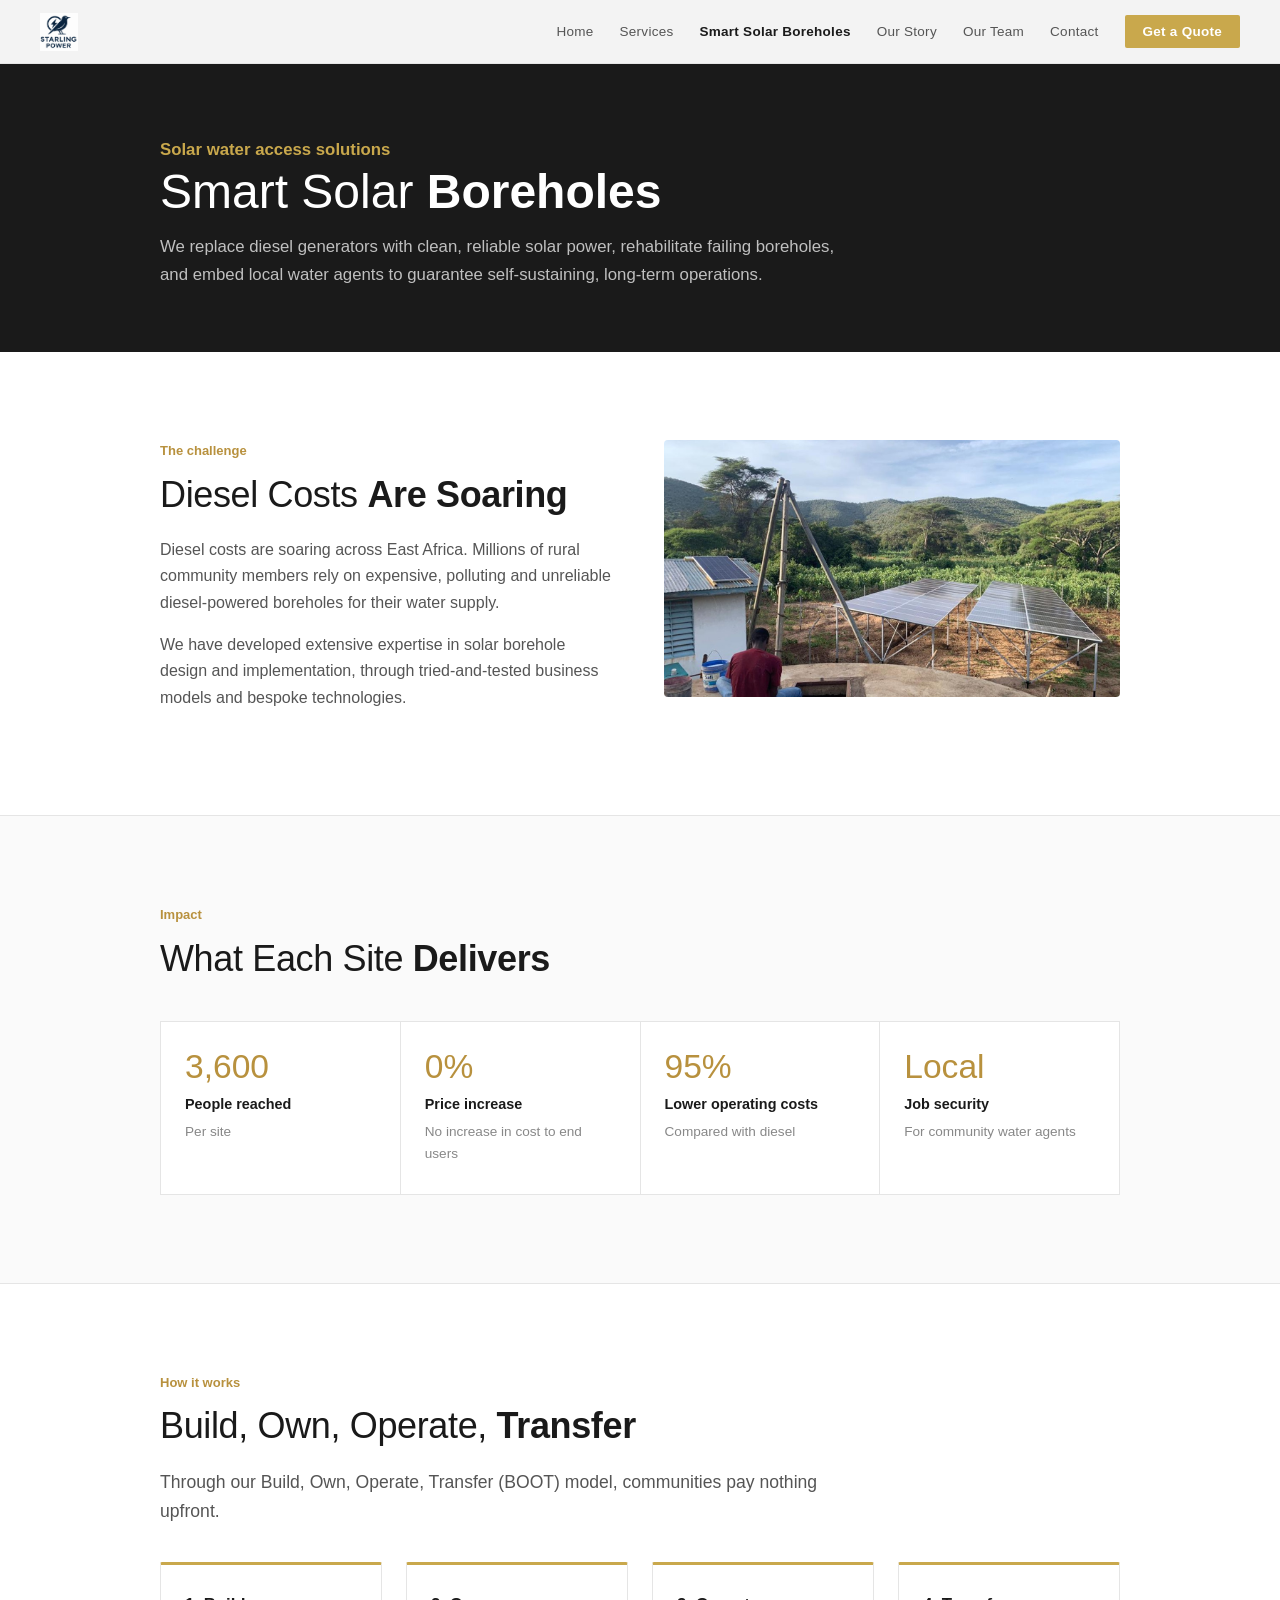
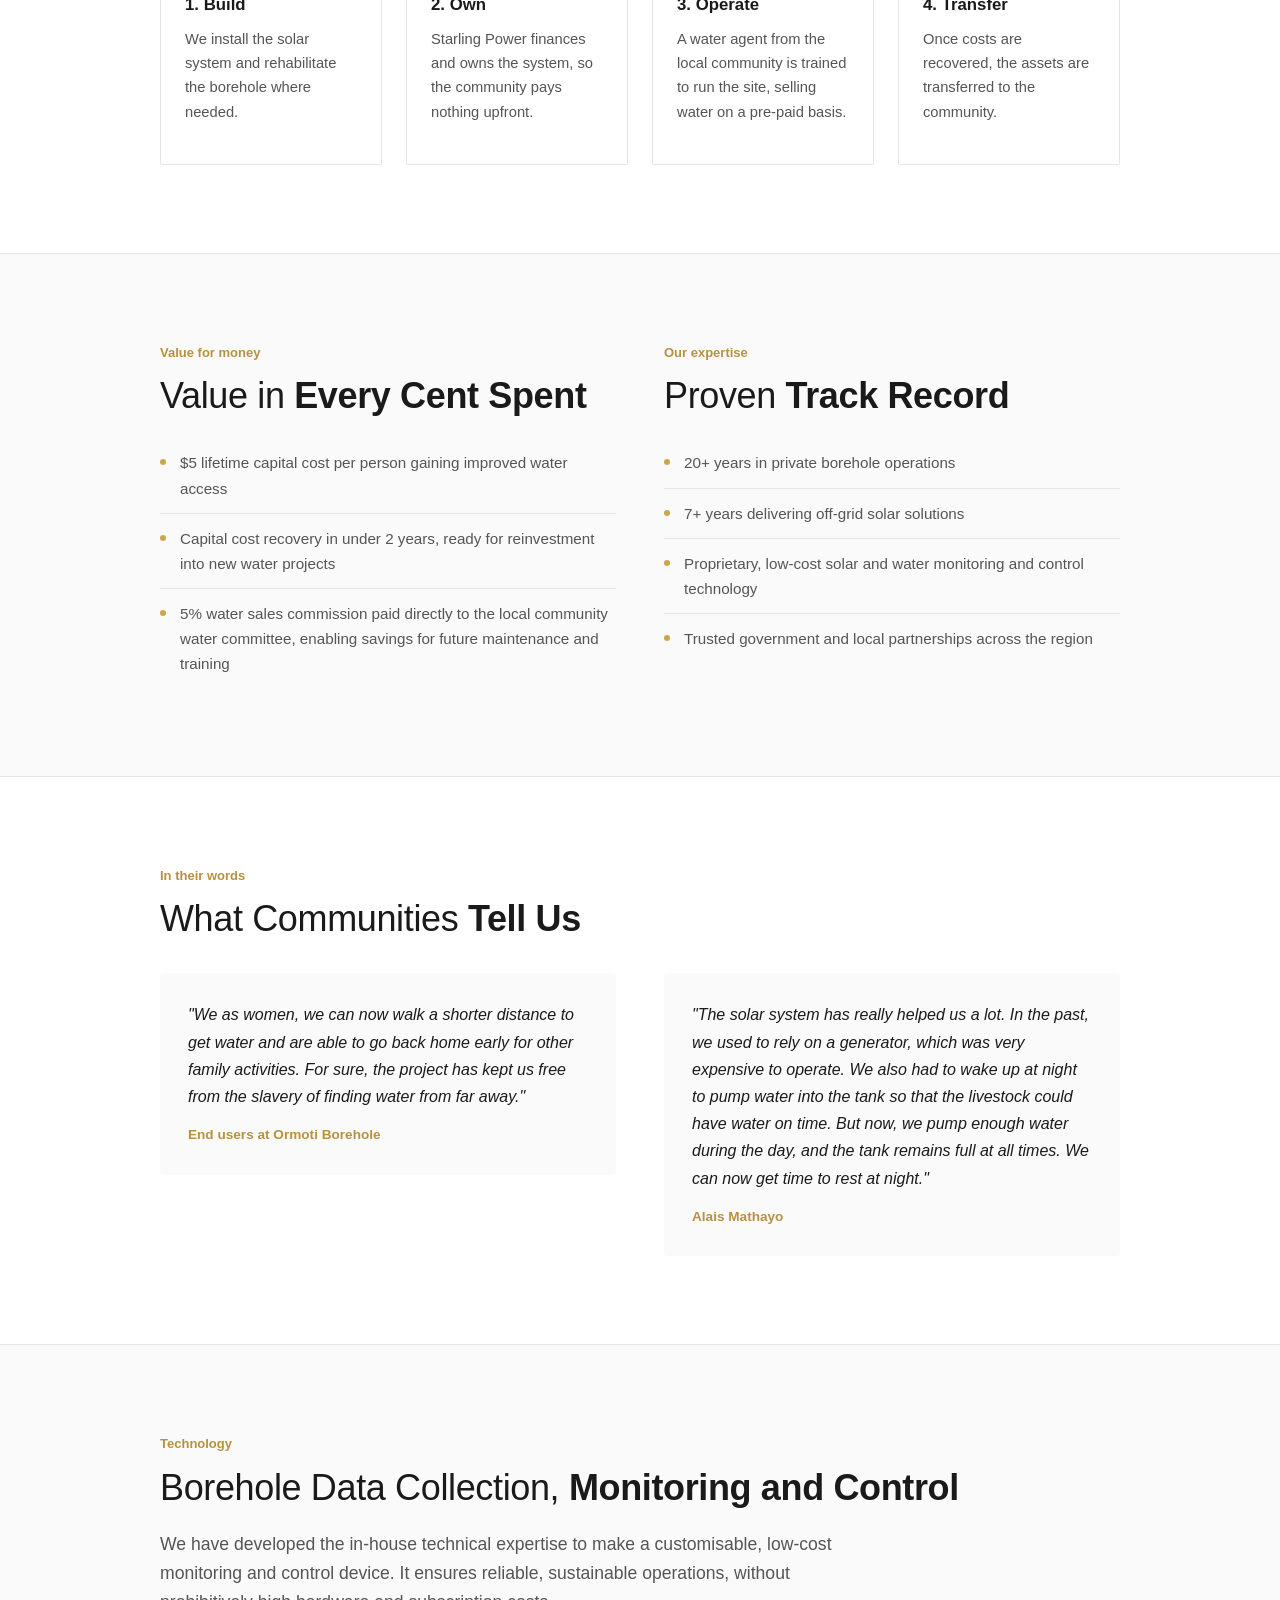
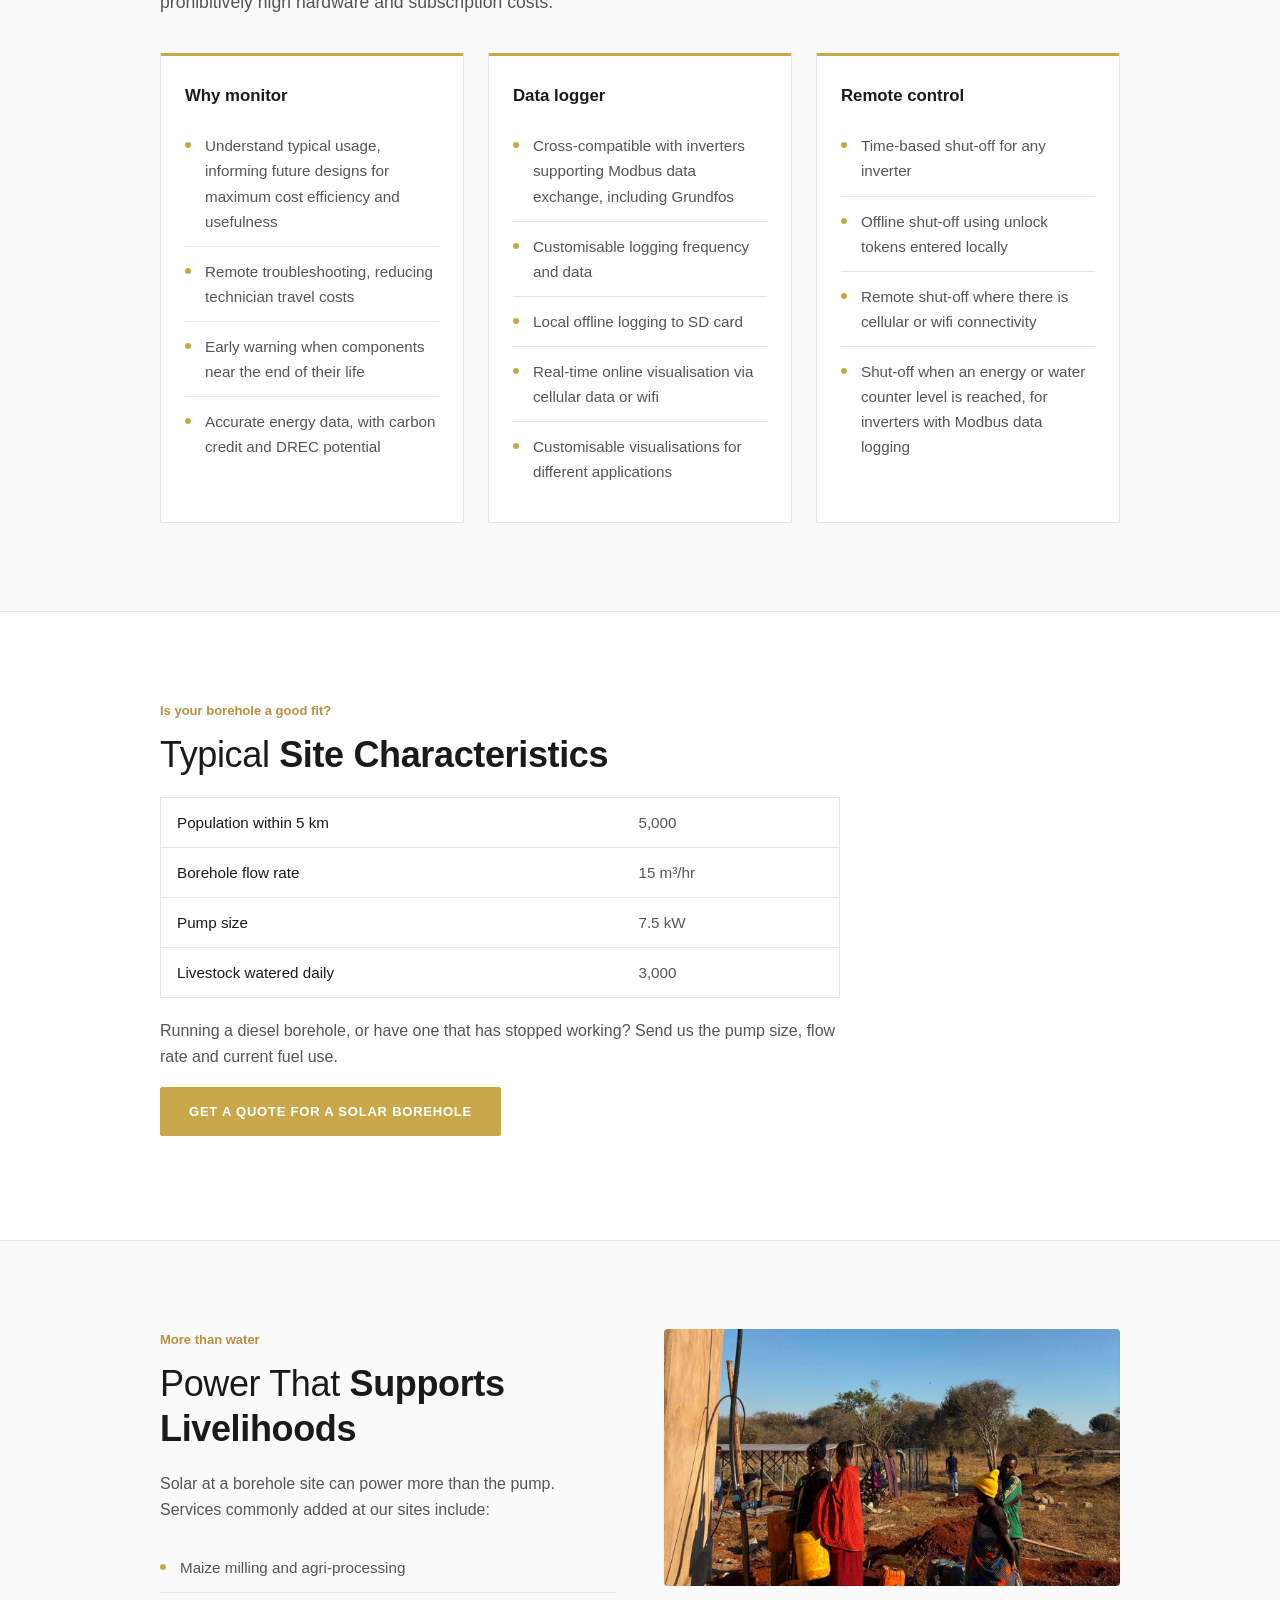
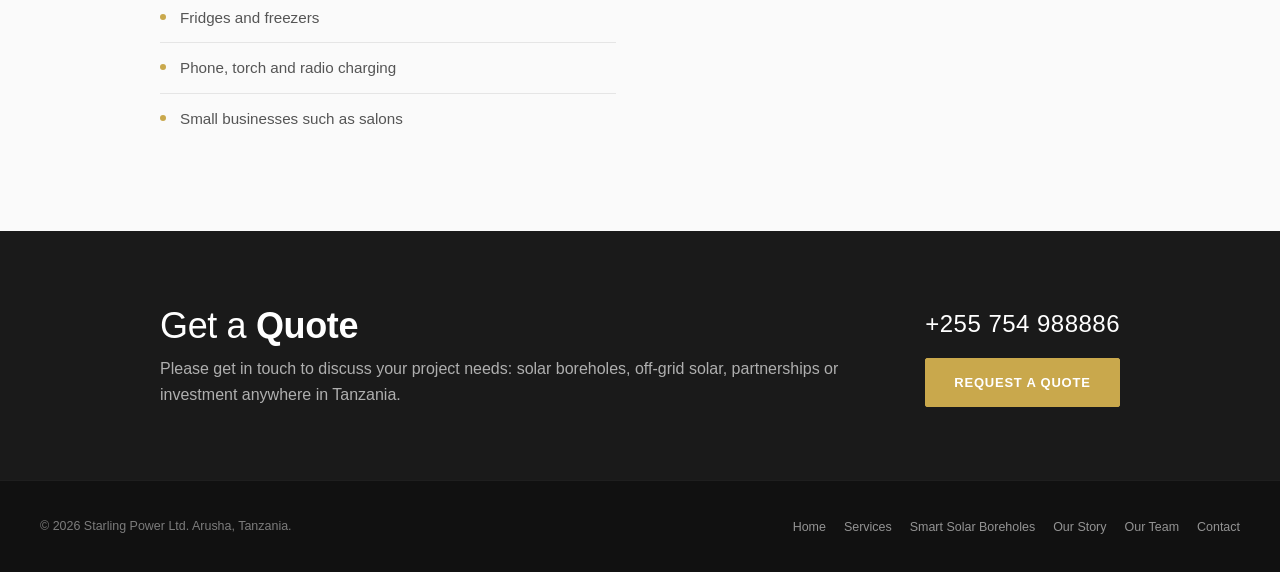
<file: solar-boreholes.html>
<!DOCTYPE html>
<html lang="en">
<head>
  <meta charset="utf-8">
  <meta name="viewport" content="width=device-width, initial-scale=1.0">
  <title>Smart Solar Boreholes in Tanzania | Solar Water Pumping | Starling Power</title>
  <meta name="description" content="Smart Solar Boreholes: we replace diesel borehole generators with solar, rehabilitate failing boreholes and embed local water agents. No upfront cost to communities, 95% lower operating costs.">
  <meta name="robots" content="index, follow">
  <link rel="canonical" href="https://starlingpowertz.com/solar-boreholes.html">
  <meta name="geo.region" content="TZ-01">
  <meta name="geo.placename" content="Arusha, Tanzania">
  <meta property="og:type" content="website">
  <meta property="og:site_name" content="Starling Power">
  <meta property="og:title" content="Smart Solar Boreholes in Tanzania | Solar Water Pumping | Starling Power">
  <meta property="og:description" content="Smart Solar Boreholes: we replace diesel borehole generators with solar, rehabilitate failing boreholes and embed local water agents. No upfront cost to communities, 95% lower operating costs.">
  <meta property="og:url" content="https://starlingpowertz.com/solar-boreholes.html">
  <meta property="og:image" content="https://starlingpowertz.com/SmartSolarBoreholes.jpg">
  <meta property="og:locale" content="en_GB">
  <meta name="twitter:card" content="summary_large_image">
  <link rel="icon" href="Starling Power logo.png" type="image/png">
  <link rel="stylesheet" href="styles.css">
  <script type="application/ld+json">
  {
    "@context": "https://schema.org",
    "@type": "Service",
    "name": "Smart Solar Boreholes",
    "serviceType": "Solar borehole pumping",
    "description": "Replacing diesel borehole generators with solar, rehabilitating failing boreholes and embedding local water agents, through a Build, Own, Operate, Transfer model with no upfront cost to communities.",
    "provider": { "@type": "LocalBusiness", "name": "Starling Power Ltd", "@id": "https://starlingpowertz.com/#business" },
    "areaServed": { "@type": "Country", "name": "Tanzania" }
  }
  </script>
</head>
<body>

<header>
  <nav aria-label="Main navigation">
    <a href="index.html" class="nav-brand" aria-label="Starling Power home">
      <img src="Starling Power logo.png" alt="Starling Power logo">
    </a>
    <button class="nav-toggle" aria-label="Open menu" aria-expanded="false" aria-controls="nav-links">
      <span></span><span></span><span></span>
    </button>
    <ul class="nav-links" id="nav-links">
      <li><a href="index.html">Home</a></li>
      <li><a href="services.html">Services</a></li>
      <li><a href="solar-boreholes.html" aria-current="page">Smart Solar Boreholes</a></li>
      <li><a href="our-story.html">Our Story</a></li>
      <li><a href="team.html">Our Team</a></li>
      <li><a href="contact.html">Contact</a></li>
      <li><a href="contact.html" class="nav-quote">Get a Quote</a></li>
    </ul>
  </nav>
</header>

<main>

  <section class="page-intro">
    <div class="container">
      <p class="section-label">Solar water access solutions</p>
      <h1>Smart Solar <strong>Boreholes</strong></h1>
      <p>We replace diesel generators with clean, reliable solar power, rehabilitate failing boreholes, and embed local water agents to guarantee self-sustaining, long-term operations.</p>
    </div>
  </section>

  <!-- ── THE CHALLENGE ── -->
  <section>
    <div class="container two-col">
      <div>
        <p class="section-label">The challenge</p>
        <h2>Diesel Costs <strong>Are Soaring</strong></h2>
        <p>Diesel costs are soaring across East Africa. Millions of rural community members rely on expensive, polluting and unreliable diesel-powered boreholes for their water supply.</p>
        <p>We have developed extensive expertise in solar borehole design and implementation, through tried-and-tested business models and bespoke technologies.</p>
      </div>
      <figure class="gallery" style="grid-template-columns:1fr;margin-top:0;">
        <img src="SmartSolarBoreholes.jpg" alt="Ground-mounted solar array powering a borehole pump in rural Tanzania" loading="lazy">
      </figure>
    </div>
  </section>

  <hr class="divider">

  <!-- ── RESULTS ── -->
  <section class="tint">
    <div class="container">
      <p class="section-label">Impact</p>
      <h2>What Each Site <strong>Delivers</strong></h2>
      <div class="stats">
        <div class="stat">
          <div class="number">3,600</div>
          <div class="label">People reached</div>
          <p>Per site</p>
        </div>
        <div class="stat">
          <div class="number">0%</div>
          <div class="label">Price increase</div>
          <p>No increase in cost to end users</p>
        </div>
        <div class="stat">
          <div class="number">95%</div>
          <div class="label">Lower operating costs</div>
          <p>Compared with diesel</p>
        </div>
        <div class="stat">
          <div class="number">Local</div>
          <div class="label">Job security</div>
          <p>For community water agents</p>
        </div>
      </div>
    </div>
  </section>

  <hr class="divider">

  <!-- ── HOW IT WORKS ── -->
  <section>
    <div class="container">
      <p class="section-label">How it works</p>
      <h2>Build, Own, Operate, <strong>Transfer</strong></h2>
      <p class="lead">Through our Build, Own, Operate, Transfer (BOOT) model, communities pay nothing upfront.</p>
      <div class="grid-3" style="grid-template-columns:repeat(auto-fit,minmax(200px,1fr));">
        <div class="card">
          <h3>1. Build</h3>
          <p>We install the solar system and rehabilitate the borehole where needed.</p>
        </div>
        <div class="card">
          <h3>2. Own</h3>
          <p>Starling Power finances and owns the system, so the community pays nothing upfront.</p>
        </div>
        <div class="card">
          <h3>3. Operate</h3>
          <p>A water agent from the local community is trained to run the site, selling water on a pre-paid basis.</p>
        </div>
        <div class="card">
          <h3>4. Transfer</h3>
          <p>Once costs are recovered, the assets are transferred to the community.</p>
        </div>
      </div>
    </div>
  </section>

  <hr class="divider">

  <!-- ── VALUE ── -->
  <section class="tint">
    <div class="container two-col">
      <div>
        <p class="section-label">Value for money</p>
        <h2>Value in <strong>Every Cent Spent</strong></h2>
        <ul class="bullet-list">
          <li>$5 lifetime capital cost per person gaining improved water access</li>
          <li>Capital cost recovery in under 2 years, ready for reinvestment into new water projects</li>
          <li>5% water sales commission paid directly to the local community water committee, enabling savings for future maintenance and training</li>
        </ul>
      </div>
      <div>
        <p class="section-label">Our expertise</p>
        <h2>Proven <strong>Track Record</strong></h2>
        <ul class="bullet-list">
          <li>20+ years in private borehole operations</li>
          <li>7+ years delivering off-grid solar solutions</li>
          <li>Proprietary, low-cost solar and water monitoring and control technology</li>
          <li>Trusted government and local partnerships across the region</li>
        </ul>
      </div>
    </div>
  </section>

  <hr class="divider">

  <!-- ── VOICES ── -->
  <section>
    <div class="container">
      <p class="section-label">In their words</p>
      <h2>What Communities <strong>Tell Us</strong></h2>
      <div class="two-col" style="margin-top:32px;">
        <figure class="quote-card">
          <blockquote>"We as women, we can now walk a shorter distance to get water and are able to go back home early for other family activities. For sure, the project has kept us free from the slavery of finding water from far away."</blockquote>
          <figcaption>End users at Ormoti Borehole</figcaption>
        </figure>
        <figure class="quote-card">
          <blockquote>"The solar system has really helped us a lot. In the past, we used to rely on a generator, which was very expensive to operate. We also had to wake up at night to pump water into the tank so that the livestock could have water on time. But now, we pump enough water during the day, and the tank remains full at all times. We can now get time to rest at night."</blockquote>
          <figcaption>Alais Mathayo</figcaption>
        </figure>
      </div>
    </div>
  </section>

  <hr class="divider">

  <!-- ── MONITORING ── -->
  <section id="monitoring" class="tint">
    <div class="container">
      <p class="section-label">Technology</p>
      <h2>Borehole Data Collection, <strong>Monitoring and Control</strong></h2>
      <p class="lead">We have developed the in-house technical expertise to make a customisable, low-cost monitoring and control device. It ensures reliable, sustainable operations, without prohibitively high hardware and subscription costs.</p>
      <div class="grid-3">
        <div class="card">
          <h3>Why monitor</h3>
          <ul class="bullet-list" style="margin-top:4px;">
            <li>Understand typical usage, informing future designs for maximum cost efficiency and usefulness</li>
            <li>Remote troubleshooting, reducing technician travel costs</li>
            <li>Early warning when components near the end of their life</li>
            <li>Accurate energy data, with carbon credit and DREC potential</li>
          </ul>
        </div>
        <div class="card">
          <h3>Data logger</h3>
          <ul class="bullet-list" style="margin-top:4px;">
            <li>Cross-compatible with inverters supporting Modbus data exchange, including Grundfos</li>
            <li>Customisable logging frequency and data</li>
            <li>Local offline logging to SD card</li>
            <li>Real-time online visualisation via cellular data or wifi</li>
            <li>Customisable visualisations for different applications</li>
          </ul>
        </div>
        <div class="card">
          <h3>Remote control</h3>
          <ul class="bullet-list" style="margin-top:4px;">
            <li>Time-based shut-off for any inverter</li>
            <li>Offline shut-off using unlock tokens entered locally</li>
            <li>Remote shut-off where there is cellular or wifi connectivity</li>
            <li>Shut-off when an energy or water counter level is reached, for inverters with Modbus data logging</li>
          </ul>
        </div>
      </div>
    </div>
  </section>

  <hr class="divider">

  <!-- ── SITE FIT ── -->
  <section>
    <div class="container">
      <p class="section-label">Is your borehole a good fit?</p>
      <h2>Typical <strong>Site Characteristics</strong></h2>
      <div style="overflow-x:auto;">
        <table class="spec-table">
          <tbody>
            <tr><th scope="row">Population within 5 km</th><td>5,000</td></tr>
            <tr><th scope="row">Borehole flow rate</th><td>15 m³/hr</td></tr>
            <tr><th scope="row">Pump size</th><td>7.5 kW</td></tr>
            <tr><th scope="row">Livestock watered daily</th><td>3,000</td></tr>
          </tbody>
        </table>
      </div>
      <p style="margin-top:20px;">Running a diesel borehole, or have one that has stopped working? Send us the pump size, flow rate and current fuel use.</p>
      <p><a href="contact.html" class="btn" style="color:#fff;text-decoration:none;">Get a Quote for a Solar Borehole</a></p>
    </div>
  </section>

  <hr class="divider">

  <!-- ── MORE THAN WATER ── -->
  <section class="tint">
    <div class="container two-col">
      <div>
        <p class="section-label">More than water</p>
        <h2>Power That <strong>Supports Livelihoods</strong></h2>
        <p>Solar at a borehole site can power more than the pump. Services commonly added at our sites include:</p>
        <ul class="bullet-list">
          <li>Maize milling and agri-processing</li>
          <li>Fridges and freezers</li>
          <li>Phone, torch and radio charging</li>
          <li>Small businesses such as salons</li>
        </ul>
      </div>
      <figure class="gallery" style="grid-template-columns:1fr;margin-top:0;">
        <img src="Smartsolarboreholes2.png" alt="Community members collecting water from a solar-powered borehole in Tanzania" loading="lazy">
      </figure>
    </div>
  </section>

  <!-- ── QUOTE BAND ── -->
  <section class="contact">
    <div class="container">
      <div>
        <h2>Get a <strong>Quote</strong></h2>
        <p>Please get in touch to discuss your project needs: solar boreholes, off-grid solar, partnerships or investment anywhere in Tanzania.</p>
      </div>
      <div class="contact-actions">
        <a href="tel:+255754988886" class="contact-phone">+255 754 988886</a>
        <a href="contact.html" class="btn">Request a Quote</a>
      </div>
    </div>
  </section>

</main>

<footer>
  <span class="footer-note">&copy; 2026 Starling Power Ltd. Arusha, Tanzania.</span>
  <ul class="footer-links">
    <li><a href="index.html">Home</a></li>
    <li><a href="services.html">Services</a></li>
    <li><a href="solar-boreholes.html">Smart Solar Boreholes</a></li>
    <li><a href="our-story.html">Our Story</a></li>
    <li><a href="team.html">Our Team</a></li>
    <li><a href="contact.html">Contact</a></li>
  </ul>
</footer>

<script>
  // Mobile menu toggle
  (function () {
    var btn = document.querySelector('.nav-toggle');
    var links = document.getElementById('nav-links');
    btn.addEventListener('click', function () {
      var open = links.classList.toggle('open');
      btn.setAttribute('aria-expanded', open ? 'true' : 'false');
    });
  })();
</script>

</body>
</html>
</file>
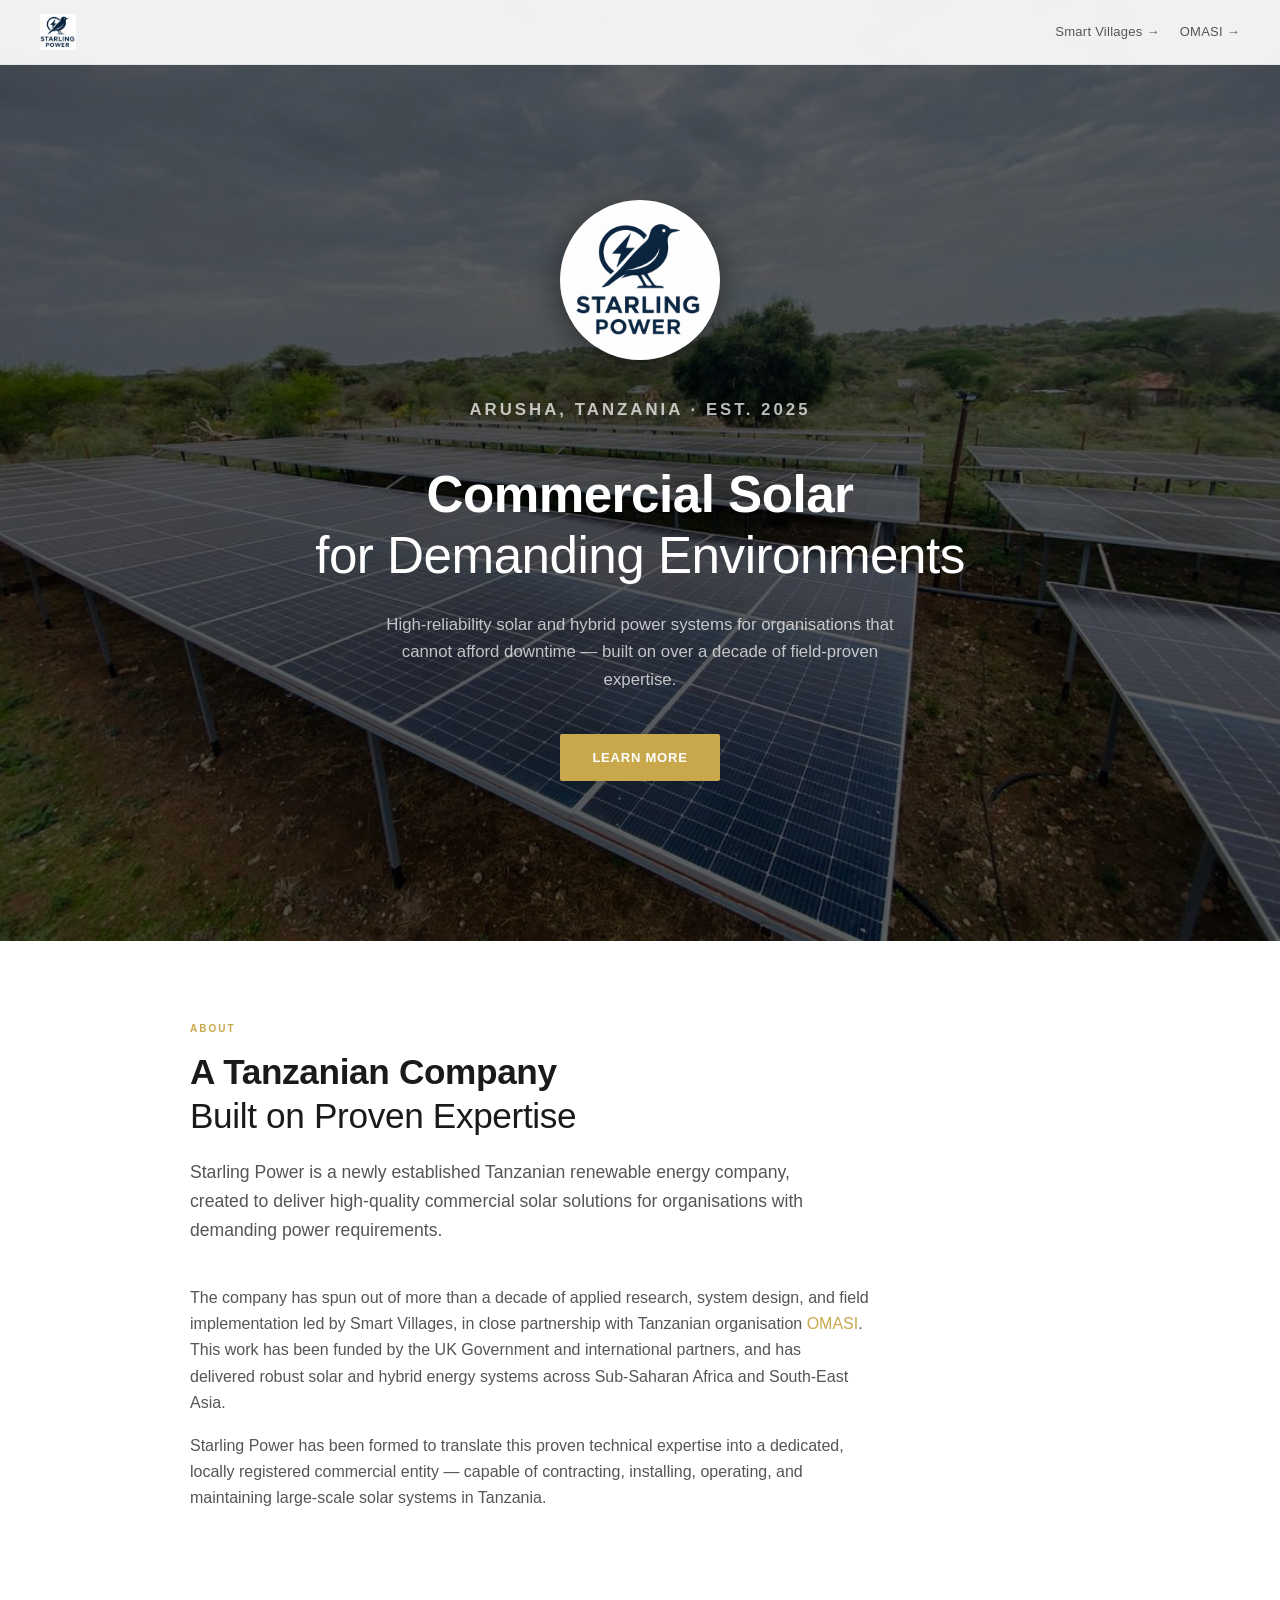
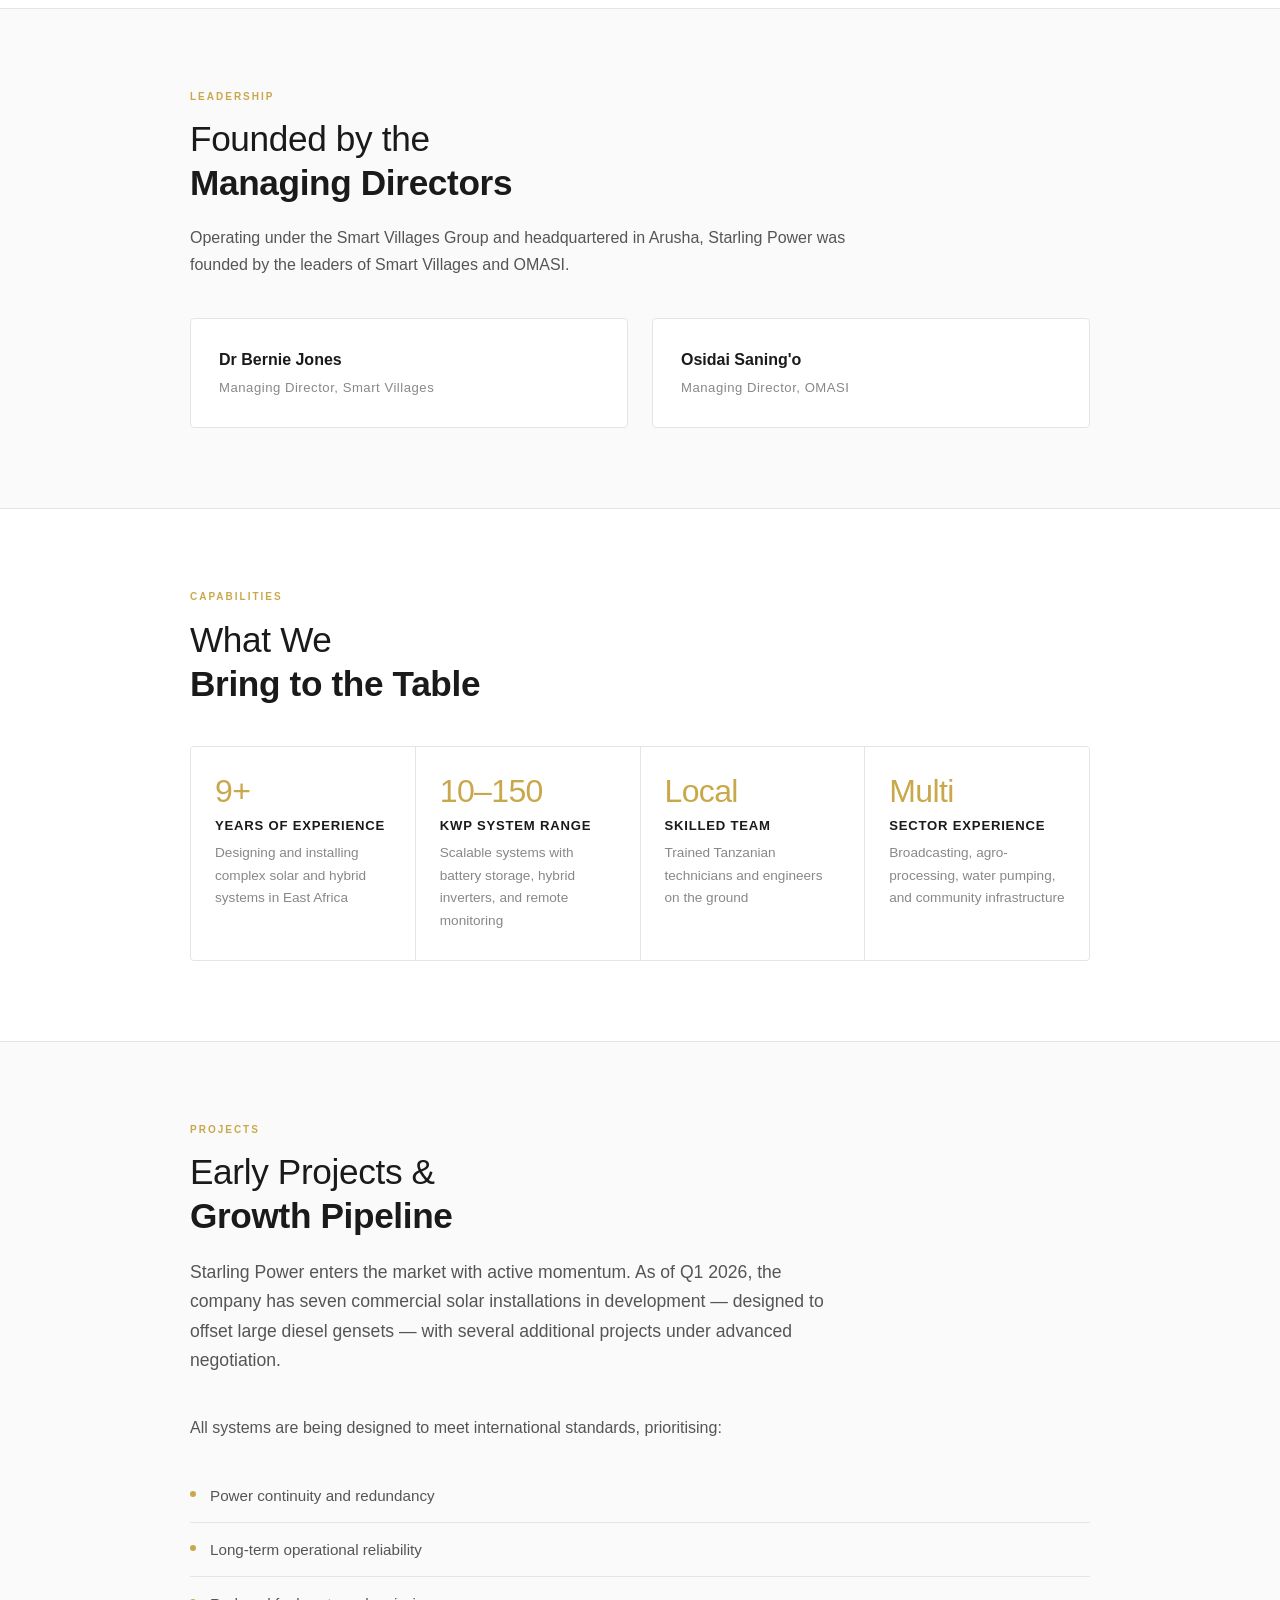
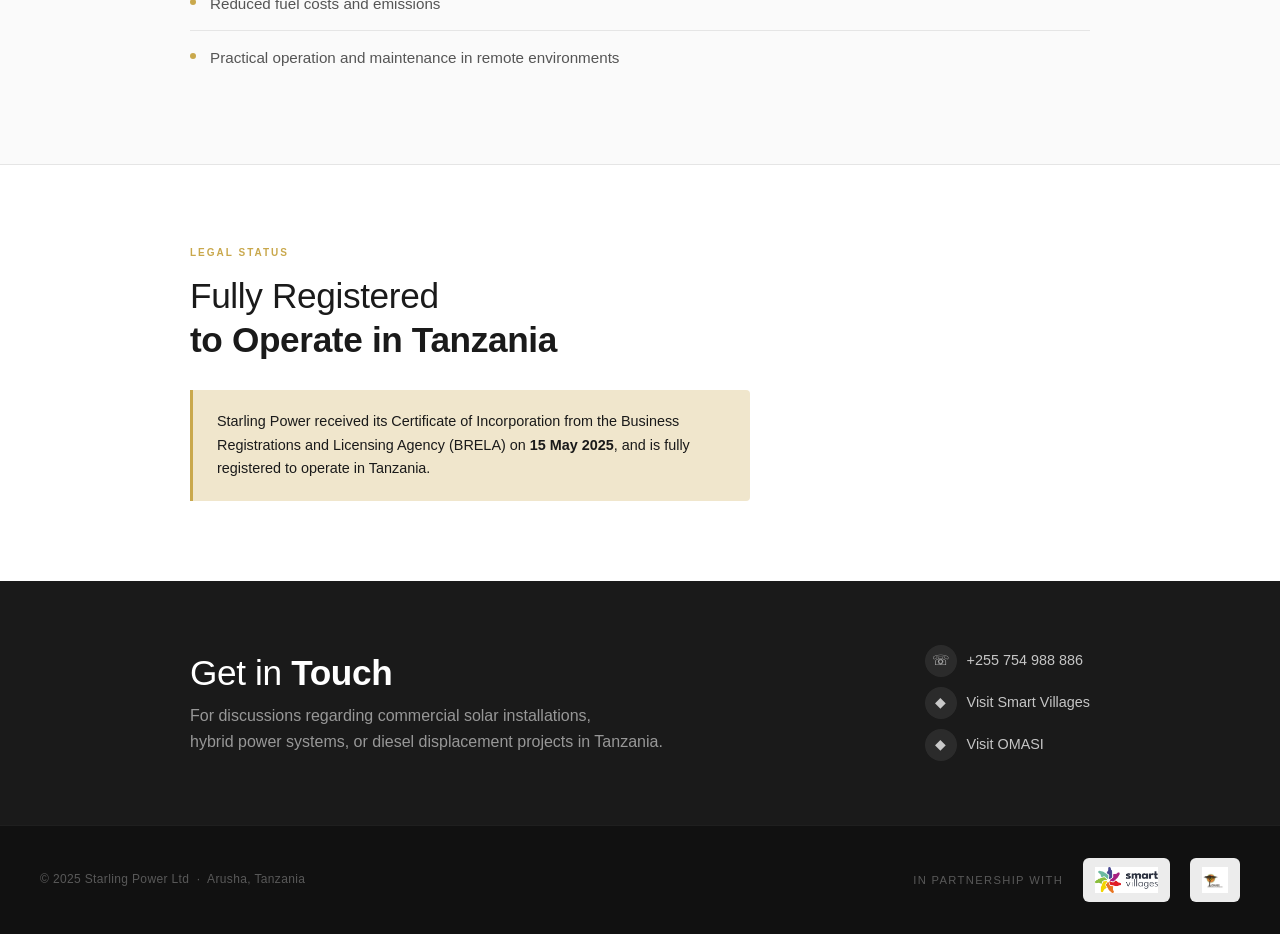
<file: starling-power.html>
<!DOCTYPE html>
<html lang="en">
<head>
  <meta charset="utf-8">
  <meta name="viewport" content="width=device-width, initial-scale=1.0">
  <title>Starling Power — Commercial Solar in Tanzania</title>
  <style>
    *, *::before, *::after { box-sizing: border-box; margin: 0; padding: 0; }

    :root {
      --ink: #1a1a1a;
      --mid: #555;
      --muted: #888;
      --border: #e5e5e5;
      --bg: #fafafa;
      --white: #ffffff;
      --gold: #c9a84c;
      --gold-light: #f0e6cc;
      --section-pad: 80px 24px;
    }

    html { scroll-behavior: smooth; }

    body {
      font-family: -apple-system, BlinkMacSystemFont, 'Segoe UI', Helvetica, Arial, sans-serif;
      color: var(--ink);
      background: var(--white);
      line-height: 1.65;
      -webkit-font-smoothing: antialiased;
    }

    /* ── NAV ── */
    nav {
      position: fixed;
      top: 0; left: 0; right: 0;
      z-index: 100;
      background: rgba(255,255,255,0.92);
      backdrop-filter: blur(8px);
      border-bottom: 1px solid var(--border);
      padding: 14px 40px;
      display: flex;
      align-items: center;
      justify-content: space-between;
    }

    nav img.nav-logo {
      height: 36px;
      width: auto;
    }

    nav .nav-links {
      display: flex;
      gap: 20px;
      align-items: center;
    }

    nav a {
      font-size: 13px;
      color: var(--mid);
      text-decoration: none;
      letter-spacing: 0.02em;
      transition: color 0.2s;
    }

    nav a:hover { color: var(--ink); }

    /* ── GENERAL LINKS ── */
    p a {
      color: var(--gold);
      text-decoration: none;
      font-weight: 500;
      transition: color 0.2s;
    }

    p a:hover {
      color: #b8913e;
      text-decoration: underline;
    }

    /* ── HERO ── */
    .hero {
      position: relative;
      min-height: 100vh;
      display: flex;
      align-items: center;
      justify-content: center;
      overflow: hidden;
    }

    .hero-bg {
      position: absolute;
      inset: 0;
      background: url('Solar panel.jpeg') center/cover no-repeat;
      filter: brightness(0.38);
    }

    .hero-content {
      position: relative;
      text-align: center;
      padding: 120px 24px 80px;
      max-width: 700px;
    }

    .hero-logo-wrap {
      width: 160px;
      height: 160px;
      border-radius: 50%;
      background: #fff;
      overflow: hidden;
      display: flex;
      align-items: center;
      justify-content: center;
      margin: 0 auto 36px;
      box-shadow: 0 6px 32px rgba(0,0,0,0.45);
      padding: 14px;
    }

    .hero-logo {
      width: 100%;
      height: 100%;
      object-fit: contain;
      display: block;
    }

    .hero-eyebrow {
      font-size: 11px;
      font-weight: 600;
      letter-spacing: 0.18em;
      text-transform: uppercase;
      color: var(--gold);
      margin-bottom: 16px;
    }

    .hero h1 {
      font-size: clamp(2rem, 5vw, 3.2rem);
      font-weight: 300;
      color: var(--white);
      line-height: 1.2;
      margin-bottom: 24px;
      letter-spacing: -0.01em;
    }

    .hero h1 strong {
      font-weight: 600;
    }

    .hero p {
      font-size: 1.05rem;
      color: rgba(255,255,255,0.72);
      max-width: 520px;
      margin: 0 auto 40px;
    }

    .hero-cta {
      display: inline-block;
      padding: 13px 32px;
      background: var(--gold);
      color: var(--white);
      text-decoration: none;
      font-size: 13px;
      font-weight: 600;
      letter-spacing: 0.06em;
      text-transform: uppercase;
      border-radius: 2px;
      transition: background 0.2s, transform 0.15s;
    }

    .hero-cta:hover {
      background: #b8913e;
      transform: translateY(-1px);
    }

    /* ── SECTIONS ── */
    section {
      padding: var(--section-pad);
    }

    .container {
      max-width: 900px;
      margin: 0 auto;
    }

    .section-label {
      font-size: 10px;
      font-weight: 700;
      letter-spacing: 0.2em;
      text-transform: uppercase;
      color: var(--gold);
      margin-bottom: 12px;
    }

    h2 {
      font-size: clamp(1.6rem, 3vw, 2.2rem);
      font-weight: 300;
      letter-spacing: -0.01em;
      margin-bottom: 20px;
      line-height: 1.25;
    }

    h2 strong { font-weight: 600; }

    .lead {
      font-size: 1.1rem;
      color: var(--mid);
      max-width: 640px;
      margin-bottom: 40px;
    }

    p {
      color: var(--mid);
      margin-bottom: 16px;
      max-width: 680px;
    }

    /* ── ORIGIN SECTION ── */
    .origin {
      background: var(--bg);
    }

    .founders {
      display: grid;
      grid-template-columns: 1fr 1fr;
      gap: 24px;
      margin-top: 40px;
    }

    .founder-card {
      background: var(--white);
      border: 1px solid var(--border);
      border-radius: 4px;
      padding: 28px;
    }

    .founder-card .name {
      font-size: 1rem;
      font-weight: 600;
      color: var(--ink);
      margin-bottom: 4px;
    }

    .founder-card .role {
      font-size: 0.82rem;
      color: var(--muted);
      letter-spacing: 0.04em;
    }

    /* ── CAPABILITIES ── */
    .capabilities {
      background: var(--white);
    }

    .cap-grid {
      display: grid;
      grid-template-columns: repeat(auto-fit, minmax(220px, 1fr));
      gap: 1px;
      background: var(--border);
      border: 1px solid var(--border);
      border-radius: 4px;
      overflow: hidden;
      margin-top: 40px;
    }

    .cap-item {
      background: var(--white);
      padding: 28px 24px;
    }

    .cap-item .number {
      font-size: 2rem;
      font-weight: 300;
      color: var(--gold);
      letter-spacing: -0.02em;
      line-height: 1;
      margin-bottom: 8px;
    }

    .cap-item .label {
      font-size: 0.82rem;
      font-weight: 600;
      letter-spacing: 0.06em;
      text-transform: uppercase;
      color: var(--ink);
      margin-bottom: 6px;
    }

    .cap-item p {
      font-size: 0.85rem;
      color: var(--muted);
      margin: 0;
    }

    /* ── PIPELINE ── */
    .pipeline {
      background: var(--bg);
    }

    .bullet-list {
      list-style: none;
      margin-top: 28px;
    }

    .bullet-list li {
      display: flex;
      align-items: flex-start;
      gap: 14px;
      padding: 14px 0;
      border-bottom: 1px solid var(--border);
      color: var(--mid);
      font-size: 0.95rem;
    }

    .bullet-list li:last-child { border-bottom: none; }

    .bullet-list li::before {
      content: '';
      flex-shrink: 0;
      width: 6px;
      height: 6px;
      background: var(--gold);
      border-radius: 50%;
      margin-top: 8px;
    }

    /* ── LEGAL ── */
    .legal {
      background: var(--white);
    }

    .legal-block {
      border-left: 3px solid var(--gold);
      padding: 20px 24px;
      background: var(--gold-light);
      border-radius: 0 4px 4px 0;
      margin-top: 28px;
      max-width: 560px;
    }

    .legal-block p {
      margin: 0;
      font-size: 0.9rem;
      color: var(--ink);
    }

    /* ── CONTACT ── */
    .contact {
      background: #1a1a1a;
      color: var(--white);
      padding: 64px 24px;
    }

    .contact .container {
      display: flex;
      flex-wrap: wrap;
      align-items: center;
      justify-content: space-between;
      gap: 32px;
    }

    .contact h2 {
      color: var(--white);
      margin-bottom: 8px;
    }

    .contact p {
      color: rgba(255,255,255,0.55);
      margin: 0;
    }

    .contact-links {
      display: flex;
      flex-direction: column;
      gap: 10px;
    }

    .contact-link {
      display: inline-flex;
      align-items: center;
      gap: 10px;
      font-size: 0.9rem;
      color: rgba(255,255,255,0.75);
      text-decoration: none;
      transition: color 0.2s;
    }

    .contact-link:hover { color: var(--gold); }

    .contact-link .icon {
      width: 32px;
      height: 32px;
      background: rgba(255,255,255,0.08);
      border-radius: 50%;
      display: flex;
      align-items: center;
      justify-content: center;
      font-size: 14px;
      flex-shrink: 0;
    }

    /* ── FOOTER ── */
    footer {
      background: #111;
      padding: 32px 40px;
      display: flex;
      flex-wrap: wrap;
      align-items: center;
      justify-content: space-between;
      gap: 24px;
      border-top: 1px solid rgba(255,255,255,0.06);
    }

    .footer-note {
      font-size: 0.75rem;
      color: rgba(255,255,255,0.3);
      letter-spacing: 0.03em;
    }

    .partner-logos {
      display: flex;
      align-items: center;
      gap: 20px;
    }

    .partner-label {
      font-size: 0.7rem;
      letter-spacing: 0.12em;
      text-transform: uppercase;
      color: rgba(255,255,255,0.3);
      white-space: nowrap;
    }

    .partner-logo-pill {
      display: flex;
      align-items: center;
      justify-content: center;
      background: rgba(255,255,255,0.92);
      border-radius: 6px;
      padding: 6px 12px;
      height: 44px;
      transition: background 0.2s;
      text-decoration: none;
    }

    .partner-logo-pill:hover { background: #fff; }

    .partner-logo-pill img {
      height: 26px;
      width: auto;
      max-width: 90px;
      object-fit: contain;
      display: block;
    }

    /* ── DIVIDER ── */
    .divider {
      border: none;
      border-top: 1px solid var(--border);
      margin: 0;
    }

    /* ── RESPONSIVE ── */
    @media (max-width: 600px) {
      nav { padding: 12px 20px; }
      .founders { grid-template-columns: 1fr; }
      footer { flex-direction: column; align-items: flex-start; }
      .contact .container { flex-direction: column; }
    }
  </style>
</head>
<body>

<nav>
  <img src="Starling Power logo.png" alt="Starling Power" class="nav-logo">
  <div class="nav-links">
    <a href="https://e4sv.org/" target="_blank" rel="noopener">Smart Villages &rarr;</a>
    <a href="https://orkonerei.tz/" target="_blank" rel="noopener">OMASI &rarr;</a>
  </div>
</nav>

<section class="hero">
  <div class="hero-bg"></div>
  <div class="hero-content">
    <div class="hero-logo-wrap">
      <img src="Starling Power logo.png" alt="Starling Power" class="hero-logo">
    </div>
    <p class="hero-eyebrow">Arusha, Tanzania &middot; Est. 2025</p>
    <h1><strong>Commercial Solar</strong><br>for Demanding Environments</h1>
    <p>High-reliability solar and hybrid power systems for organisations that cannot afford downtime — built on over a decade of field-proven expertise.</p>
    <a href="#about" class="hero-cta">Learn More</a>
  </div>
</section>

<section id="about" class="capabilities">
  <div class="container">
    <p class="section-label">About</p>
    <h2><strong>A Tanzanian Company</strong><br>Built on Proven Expertise</h2>
    <p class="lead">Starling Power is a newly established Tanzanian renewable energy company, created to deliver high-quality commercial solar solutions for organisations with demanding power requirements.</p>
    <p>The company has spun out of more than a decade of applied research, system design, and field implementation led by Smart Villages, in close partnership with Tanzanian organisation <a href="https://orkonerei.tz/" target="_blank" rel="noopener">OMASI</a>. This work has been funded by the UK Government and international partners, and has delivered robust solar and hybrid energy systems across Sub-Saharan Africa and South-East Asia.</p>
    <p>Starling Power has been formed to translate this proven technical expertise into a dedicated, locally registered commercial entity — capable of contracting, installing, operating, and maintaining large-scale solar systems in Tanzania.</p>
  </div>
</section>

<hr class="divider">

<section class="origin">
  <div class="container">
    <p class="section-label">Leadership</p>
    <h2>Founded by the<br><strong>Managing Directors</strong></h2>
    <p>Operating under the Smart Villages Group and headquartered in Arusha, Starling Power was founded by the leaders of Smart Villages and OMASI.</p>

    <div class="founders">
      <div class="founder-card">
        <div class="name">Dr Bernie Jones</div>
        <div class="role">Managing Director, Smart Villages</div>
      </div>
      <div class="founder-card">
        <div class="name">Osidai Saning'o</div>
        <div class="role">Managing Director, OMASI</div>
      </div>
    </div>
  </div>
</section>

<hr class="divider">

<section class="capabilities">
  <div class="container">
    <p class="section-label">Capabilities</p>
    <h2>What We<br><strong>Bring to the Table</strong></h2>

    <div class="cap-grid">
      <div class="cap-item">
        <div class="number">9+</div>
        <div class="label">Years of Experience</div>
        <p>Designing and installing complex solar and hybrid systems in East Africa</p>
      </div>
      <div class="cap-item">
        <div class="number">10–150</div>
        <div class="label">kWp System Range</div>
        <p>Scalable systems with battery storage, hybrid inverters, and remote monitoring</p>
      </div>
      <div class="cap-item">
        <div class="number">Local</div>
        <div class="label">Skilled Team</div>
        <p>Trained Tanzanian technicians and engineers on the ground</p>
      </div>
      <div class="cap-item">
        <div class="number">Multi</div>
        <div class="label">Sector Experience</div>
        <p>Broadcasting, agro-processing, water pumping, and community infrastructure</p>
      </div>
    </div>
  </div>
</section>

<hr class="divider">

<section class="pipeline">
  <div class="container">
    <p class="section-label">Projects</p>
    <h2>Early Projects &amp;<br><strong>Growth Pipeline</strong></h2>
    <p class="lead">Starling Power enters the market with active momentum. As of Q1 2026, the company has seven commercial solar installations in development — designed to offset large diesel gensets — with several additional projects under advanced negotiation.</p>
    <p>All systems are being designed to meet international standards, prioritising:</p>

    <ul class="bullet-list">
      <li>Power continuity and redundancy</li>
      <li>Long-term operational reliability</li>
      <li>Reduced fuel costs and emissions</li>
      <li>Practical operation and maintenance in remote environments</li>
    </ul>
  </div>
</section>

<hr class="divider">

<section class="legal">
  <div class="container">
    <p class="section-label">Legal Status</p>
    <h2>Fully Registered<br><strong>to Operate in Tanzania</strong></h2>

    <div class="legal-block">
      <p>Starling Power received its Certificate of Incorporation from the Business Registrations and Licensing Agency (BRELA) on <strong>15 May 2025</strong>, and is fully registered to operate in Tanzania.</p>
    </div>
  </div>
</section>

<section class="contact" id="contact">
  <div class="container">
    <div>
      <h2>Get in <strong>Touch</strong></h2>
      <p>For discussions regarding commercial solar installations,<br>hybrid power systems, or diesel displacement projects in Tanzania.</p>
    </div>
    <div class="contact-links">
      <a href="tel:+255754988886" class="contact-link">
        <span class="icon">&#9743;</span>
        +255 754 988 886
      </a>
      <a href="https://e4sv.org/" target="_blank" rel="noopener" class="contact-link">
        <span class="icon">&#9670;</span>
        Visit Smart Villages
      </a>
      <a href="https://orkonerei.tz/" target="_blank" rel="noopener" class="contact-link">
        <span class="icon">&#9670;</span>
        Visit OMASI
      </a>
    </div>
  </div>
</section>

<footer>
  <span class="footer-note">&copy; 2025 Starling Power Ltd &nbsp;&middot;&nbsp; Arusha, Tanzania</span>
  <div class="partner-logos">
    <span class="partner-label">In partnership with</span>
    <a href="https://e4sv.org/" target="_blank" rel="noopener" title="Smart Villages" class="partner-logo-pill">
      <img src="SV logo.jpg" alt="Smart Villages">
    </a>
    <a href="https://orkonerei.tz/" target="_blank" rel="noopener" title="OMASI" class="partner-logo-pill">
      <img src="OMASI logo.png" alt="OMASI">
    </a>
  </div>
</footer>

</body>
</html>
</file>
<file: styles.css>
*, *::before, *::after { box-sizing: border-box; margin: 0; padding: 0; }

:root {
  --ink: #1a1a1a;
  --mid: #555;
  --muted: #888;
  --border: #e5e5e5;
  --bg: #fafafa;
  --white: #ffffff;
  --gold: #c9a84c;
  --gold-dark: #b8913e;
  --gold-light: #f0e6cc;
  --section-pad: 88px 24px;
  --nav-h: 64px;
}

html { scroll-behavior: smooth; scroll-padding-top: var(--nav-h); }

@media (prefers-reduced-motion: reduce) {
  html { scroll-behavior: auto; }
  * { transition: none !important; }
}

body {
  font-family: -apple-system, BlinkMacSystemFont, 'Segoe UI', Helvetica, Arial, sans-serif;
  color: var(--ink);
  background: var(--white);
  line-height: 1.65;
  -webkit-font-smoothing: antialiased;
}

img { max-width: 100%; }

a:focus-visible, button:focus-visible {
  outline: 2px solid var(--gold);
  outline-offset: 3px;
}

/* ── NAV ── */
nav {
  position: fixed;
  top: 0; left: 0; right: 0;
  z-index: 100;
  height: var(--nav-h);
  background: rgba(255,255,255,0.95);
  backdrop-filter: blur(8px);
  border-bottom: 1px solid var(--border);
  padding: 0 40px;
  display: flex;
  align-items: center;
  justify-content: space-between;
}

.nav-brand { display: flex; align-items: center; }
.nav-brand img { height: 38px; width: auto; display: block; }

.nav-links {
  display: flex;
  gap: 26px;
  align-items: center;
  list-style: none;
}

.nav-links a {
  font-size: 13.5px;
  color: var(--mid);
  text-decoration: none;
  letter-spacing: 0.02em;
  transition: color 0.2s;
}

.nav-links a:hover { color: var(--ink); }

.nav-links a.nav-quote {
  background: var(--gold);
  color: var(--white);
  padding: 9px 18px;
  border-radius: 2px;
  font-weight: 600;
}

.nav-links a.nav-quote:hover { background: var(--gold-dark); color: var(--white); }

.nav-toggle {
  display: none;
  background: none;
  border: 0;
  cursor: pointer;
  padding: 8px;
}

.nav-toggle span {
  display: block;
  width: 22px;
  height: 2px;
  background: var(--ink);
  margin: 5px 0;
}

/* ── GENERAL LINKS ── */
p a {
  color: var(--gold-dark);
  text-decoration: none;
  font-weight: 500;
}

p a:hover { text-decoration: underline; }

/* ── BUTTONS ── */
.btn {
  display: inline-block;
  padding: 13px 28px;
  background: var(--gold);
  color: var(--white);
  text-decoration: none;
  font-size: 13px;
  font-weight: 600;
  letter-spacing: 0.06em;
  text-transform: uppercase;
  border-radius: 2px;
  border: 1px solid var(--gold);
  transition: background 0.2s;
}

.btn:hover { background: var(--gold-dark); border-color: var(--gold-dark); }

.btn-ghost {
  background: transparent;
  color: var(--white);
  border-color: rgba(255,255,255,0.6);
}

.btn-ghost:hover { background: rgba(255,255,255,0.12); border-color: var(--white); }

.text-link {
  font-size: 0.85rem;
  font-weight: 600;
  color: var(--gold-dark);
  text-decoration: none;
}

.text-link:hover { text-decoration: underline; }

/* ── HERO ── */
.hero {
  position: relative;
  min-height: 100vh;
  display: flex;
  align-items: center;
  justify-content: center;
  overflow: hidden;
}

.hero-bg {
  position: absolute;
  inset: 0;
  background: url('Solar panel.jpeg') center/cover no-repeat;
  filter: brightness(0.38);
}

.hero-content {
  position: relative;
  text-align: center;
  padding: 120px 24px 80px;
  max-width: 760px;
}

.hero-logo-wrap {
  width: 150px;
  height: 150px;
  border-radius: 50%;
  background: #fff;
  overflow: hidden;
  display: flex;
  align-items: center;
  justify-content: center;
  margin: 0 auto 32px;
  box-shadow: 0 6px 32px rgba(0,0,0,0.45);
  padding: 14px;
}

.hero-logo { width: 100%; height: 100%; object-fit: contain; display: block; }

.hero-place {
  font-size: 13px;
  color: var(--gold);
  margin-bottom: 14px;
  letter-spacing: 0.04em;
}

.hero h1 {
  font-size: clamp(2.1rem, 5.5vw, 3.6rem);
  font-weight: 300;
  color: var(--white);
  line-height: 1.12;
  margin-bottom: 24px;
  letter-spacing: -0.01em;
}

.hero h1 .line-strong { font-weight: 600; display: block; }

.hero p {
  font-size: 1.05rem;
  color: rgba(255,255,255,0.78);
  max-width: 560px;
  margin: 0 auto 36px;
}

.hero-ctas { display: flex; gap: 14px; justify-content: center; flex-wrap: wrap; }

/* ── SECTIONS ── */
section { padding: var(--section-pad); }
.tint { background: var(--bg); }

.container { max-width: 960px; margin: 0 auto; }

.section-label {
  font-size: 13px;
  font-weight: 600;
  color: var(--gold-dark);
  margin-bottom: 10px;
}

h2 {
  font-size: clamp(1.6rem, 3vw, 2.25rem);
  font-weight: 300;
  letter-spacing: -0.01em;
  margin-bottom: 20px;
  line-height: 1.25;
}

h2 strong { font-weight: 600; }

h3 {
  font-size: 1.05rem;
  font-weight: 600;
  color: var(--ink);
  margin-bottom: 8px;
}

.lead {
  font-size: 1.1rem;
  color: var(--mid);
  max-width: 680px;
  margin-bottom: 28px;
}

p {
  color: var(--mid);
  margin-bottom: 16px;
  max-width: 680px;
}

/* ── GRIDS ── */
.grid-3 {
  display: grid;
  grid-template-columns: repeat(auto-fit, minmax(240px, 1fr));
  gap: 24px;
  margin-top: 36px;
}

.card {
  background: var(--white);
  border: 1px solid var(--border);
  border-top: 3px solid var(--gold);
  border-radius: 2px;
  padding: 26px 24px;
  display: flex;
  flex-direction: column;
}

.card p { font-size: 0.92rem; margin-bottom: 14px; }
.card .text-link:first-of-type { margin-top: auto; }

/* Stats strip */
.stats {
  display: grid;
  grid-template-columns: repeat(auto-fit, minmax(200px, 1fr));
  gap: 1px;
  background: var(--border);
  border: 1px solid var(--border);
  margin-top: 40px;
}

.stat { background: var(--white); padding: 28px 24px; }

.stat .number {
  font-size: 2.1rem;
  font-weight: 300;
  color: var(--gold-dark);
  line-height: 1;
  margin-bottom: 10px;
}

.stat .label { font-size: 0.9rem; font-weight: 600; color: var(--ink); margin-bottom: 4px; }
.stat p { font-size: 0.85rem; color: var(--muted); margin: 0; }

/* Mission pillars */
.pillars {
  display: grid;
  grid-template-columns: repeat(auto-fit, minmax(200px, 1fr));
  gap: 0;
  margin-top: 32px;
  border-top: 1px solid var(--border);
}

.pillar {
  padding: 22px 20px 22px 0;
  font-size: 1.35rem;
  font-weight: 300;
  color: var(--ink);
  border-bottom: 1px solid var(--border);
}

/* Innovation tags */
.tags {
  display: flex;
  flex-wrap: wrap;
  gap: 10px;
  list-style: none;
  margin-top: 20px;
  max-width: 760px;
}

.tags li {
  background: var(--white);
  border: 1px solid var(--border);
  border-radius: 999px;
  padding: 8px 16px;
  font-size: 0.88rem;
  color: var(--ink);
}

/* Values */
.values-row {
  display: flex;
  gap: 40px;
  flex-wrap: wrap;
  margin-top: 28px;
}

.value-word {
  font-size: 1.6rem;
  font-weight: 300;
  color: var(--ink);
  padding-left: 16px;
  border-left: 3px solid var(--gold);
  line-height: 1.2;
}

/* Bullet list */
.bullet-list { list-style: none; margin-top: 20px; max-width: 680px; }

.bullet-list li {
  display: flex;
  align-items: flex-start;
  gap: 14px;
  padding: 12px 0;
  border-bottom: 1px solid var(--border);
  color: var(--mid);
  font-size: 0.95rem;
}

.bullet-list li:last-child { border-bottom: none; }

.bullet-list li::before {
  content: '';
  flex-shrink: 0;
  width: 6px;
  height: 6px;
  background: var(--gold);
  border-radius: 50%;
  margin-top: 9px;
}

.two-col {
  display: grid;
  grid-template-columns: 1fr 1fr;
  gap: 48px;
  align-items: start;
}

/* Legal block */
.legal-block {
  border-left: 3px solid var(--gold);
  padding: 18px 22px;
  background: var(--gold-light);
  border-radius: 0 4px 4px 0;
  margin-top: 24px;
}

.legal-block p { margin: 0; font-size: 0.9rem; color: var(--ink); }

/* ── OUR STORY ── */
.gallery {
  display: grid;
  grid-template-columns: 1fr 1fr;
  gap: 20px;
  margin-top: 28px;
}

.gallery figure { margin: 0; }

.gallery img {
  width: 100%;
  aspect-ratio: 16 / 9;
  object-fit: cover;
  border-radius: 4px;
  display: block;
}

.gallery figcaption { font-size: 0.85rem; color: var(--muted); margin-top: 8px; }

@media (max-width: 860px) { .gallery { grid-template-columns: 1fr; } }

.story-photo {
  width: 100%;
  height: auto;
  border-radius: 4px;
  display: block;
  margin: 8px 0 36px;
  max-height: 520px;
  object-fit: cover;
}

.founders {
  display: grid;
  grid-template-columns: 1fr 1fr;
  gap: 24px;
  margin-top: 28px;
}

.founder-card {
  background: var(--white);
  border: 1px solid var(--border);
  border-radius: 4px;
  padding: 26px;
}

.founder-card .name { font-size: 1.05rem; font-weight: 600; color: var(--ink); margin-bottom: 2px; }
.founder-card .role { font-size: 0.85rem; color: var(--muted); margin-bottom: 12px; }
.founder-card p { font-size: 0.92rem; margin: 0; }

.partners {
  display: flex;
  align-items: center;
  gap: 18px;
  flex-wrap: wrap;
  margin-top: 36px;
}

.partners .partner-label { font-size: 0.85rem; color: var(--muted); }

.partner-logo-pill {
  display: flex;
  align-items: center;
  justify-content: center;
  background: var(--white);
  border: 1px solid var(--border);
  border-radius: 6px;
  padding: 8px 14px;
  height: 54px;
  text-decoration: none;
}

.partner-logo-pill img { height: 34px; width: auto; max-width: 110px; object-fit: contain; display: block; }

/* ── CONTACT ── */
.contact { background: #1a1a1a; color: var(--white); padding: 72px 24px; }

.contact .container {
  display: flex;
  flex-wrap: wrap;
  align-items: center;
  justify-content: space-between;
  gap: 32px;
}

.contact h2 { color: var(--white); margin-bottom: 8px; }
.contact p { color: rgba(255,255,255,0.65); margin: 0; }

.contact-actions { display: flex; flex-direction: column; gap: 14px; align-items: flex-start; }

.contact-phone {
  font-size: 1.5rem;
  font-weight: 300;
  color: var(--white);
  text-decoration: none;
  letter-spacing: 0.02em;
}

.contact-phone:hover { color: var(--gold); }

.contact-email { font-size: 1rem; color: rgba(255,255,255,0.8); text-decoration: none; }
.contact-email:hover { color: var(--gold); }

/* ── FOOTER ── */
footer {
  background: #111;
  padding: 32px 40px;
  display: flex;
  flex-wrap: wrap;
  align-items: center;
  justify-content: space-between;
  gap: 20px;
  border-top: 1px solid rgba(255,255,255,0.06);
}

.footer-note { font-size: 0.78rem; color: rgba(255,255,255,0.45); }

.footer-links { display: flex; flex-wrap: wrap; gap: 18px; list-style: none; }

.footer-links a { font-size: 0.78rem; color: rgba(255,255,255,0.55); text-decoration: none; }
.footer-links a:hover { color: var(--gold); }

.divider { border: none; border-top: 1px solid var(--border); margin: 0; }

/* ── RESPONSIVE ── */
@media (max-width: 860px) {
  nav { padding: 0 20px; }
  .nav-toggle { display: block; }

  .nav-links {
    display: none;
    position: absolute;
    top: var(--nav-h);
    left: 0; right: 0;
    flex-direction: column;
    align-items: flex-start;
    gap: 0;
    background: var(--white);
    border-bottom: 1px solid var(--border);
    padding: 8px 20px 20px;
  }

  .nav-links.open { display: flex; }
  .nav-links li { width: 100%; }
  .nav-links a { display: block; padding: 12px 0; font-size: 15px; }
  .nav-links a.nav-quote { display: inline-block; margin-top: 10px; padding: 10px 18px; }

  .two-col, .founders { grid-template-columns: 1fr; gap: 24px; }
  footer { flex-direction: column; align-items: flex-start; }
  .contact .container { flex-direction: column; align-items: flex-start; }
}

/* ── MULTI-PAGE ADDITIONS ── */
.nav-links a[aria-current="page"] { color: var(--ink); font-weight: 600; }

.page-intro {
  background: var(--ink);
  color: var(--white);
  padding: calc(var(--nav-h) + 72px) 24px 64px;
}

.page-intro h1 {
  font-size: clamp(2rem, 4.5vw, 3rem);
  font-weight: 300;
  line-height: 1.15;
  margin-bottom: 14px;
  color: var(--white);
}

.page-intro h1 strong { font-weight: 600; }
.page-intro p { color: rgba(255,255,255,0.72); margin: 0; font-size: 1.05rem; }
.page-intro .section-label { color: var(--gold); }

.contact-details {
  display: grid;
  grid-template-columns: repeat(auto-fit, minmax(240px, 1fr));
  gap: 24px;
  margin-top: 8px;
}

.contact-details .card a { color: var(--ink); text-decoration: none; font-size: 1.15rem; }
.contact-details .card a:hover { color: var(--gold-dark); }


.spec-table { width: 100%; max-width: 680px; border-collapse: collapse; background: var(--white); border: 1px solid var(--border); }
.spec-table th, .spec-table td { padding: 12px 16px; text-align: left; border-bottom: 1px solid var(--border); font-size: 0.95rem; }
.spec-table thead th { font-weight: 600; color: var(--ink); background: var(--gold-light); }
.spec-table tbody th { font-weight: 500; color: var(--ink); }
.spec-table td { color: var(--mid); }

/* ── TEAM ── */
.team-grid { display: grid; grid-template-columns: repeat(auto-fill, minmax(200px, 1fr)); gap: 24px; }
.team-card { background: var(--white); border: 1px solid var(--border); border-radius: 4px; padding: 28px 20px; text-align: center; }
.team-card .avatar { width: 88px; height: 88px; border-radius: 50%; background: var(--gold-light); color: var(--gold-dark); font-size: 1.6rem; font-weight: 600; display: flex; align-items: center; justify-content: center; margin: 0 auto 16px; }
.team-card .name { font-weight: 600; color: var(--ink); margin-bottom: 4px; }
.team-card .role { font-size: 0.85rem; color: var(--muted); }

/* ── QUOTES ── */
.quote-card { margin: 0; background: var(--bg); border-radius: 4px; padding: 28px; }
.quote-card blockquote { font-size: 1rem; color: var(--ink); line-height: 1.7; margin-bottom: 14px; font-style: italic; }
.quote-card figcaption { font-size: 0.85rem; font-weight: 600; color: var(--gold-dark); }

/* ── NAV BREAKPOINT (six tabs) ── */
@media (max-width: 1100px) {
  nav { padding: 0 20px; }
  .nav-toggle { display: block; }
  .nav-links { display: none; position: absolute; top: var(--nav-h); left: 0; right: 0; flex-direction: column; align-items: flex-start; gap: 0; background: var(--white); border-bottom: 1px solid var(--border); padding: 8px 20px 20px; }
  .nav-links.open { display: flex; }
  .nav-links li { width: 100%; }
  .nav-links a { display: block; padding: 12px 0; font-size: 15px; }
  .nav-links a.nav-quote { display: inline-block; margin-top: 10px; padding: 10px 18px; }
}

/* ── TEAM PHOTOS ── */
.team-card .avatar { width: 120px; height: 120px; overflow: hidden; }
.team-card .avatar img { width: 100%; height: 100%; object-fit: cover; object-position: center top; display: block; }
.team-card .avatar.has-photo { background: var(--border); }
</file>
